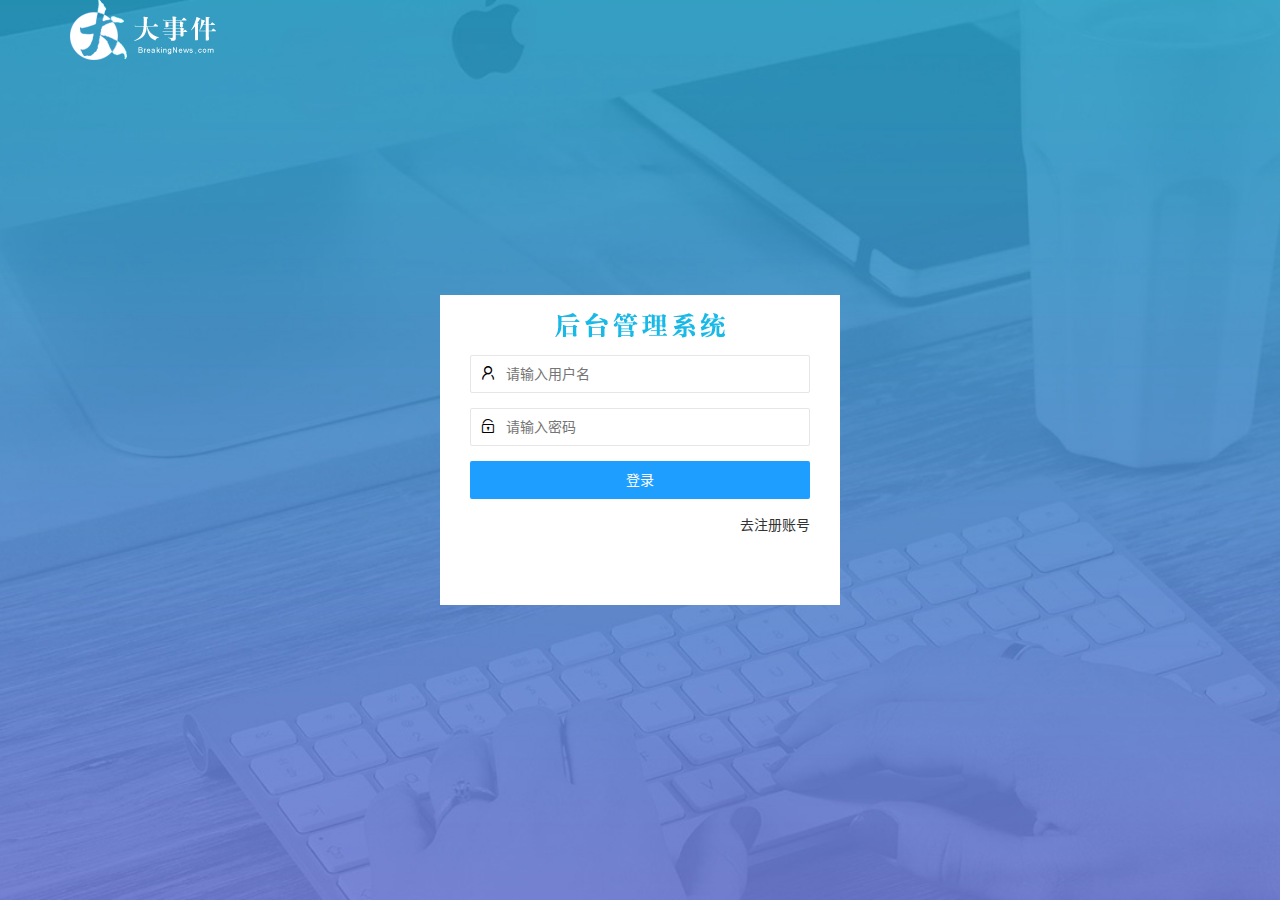
<file: login.html>
<!DOCTYPE html>
<html lang="zh-CN">

<head>
    <meta charset="UTF-8">
    <meta http-equiv="X-UA-Compatible" content="IE=edge">
    <meta name="viewport" content="width=device-width, initial-scale=1.0">
    <title>Document</title>
    <!-- 导入layui样式 -->
    <link rel="stylesheet" href="/assets/lib/layui/css/layui.css">
    <!-- 导入自己的样式 -->
    <link rel="stylesheet" href="/assets/css/login.css">
</head>

<body>
    <!-- 头部logo -->
    <div class="layui-main">
        <img src="/assets/images/logo.png" alt="">
    </div>
    <!-- 登录区域 -->
    <div class="loginAndRegBox">
        <!-- 登录logo -->
        <div class="title-box"></div>
        <!-- 登录页面 -->
        <div class="login-box">
            <form class="layui-form" id="form_login" action="">
                <!-- 用户名 -->
                <div class="layui-form-item">
                    <i class="layui-icon layui-icon-username"></i>
                    <input type="text" name="username" required lay-verify="required" placeholder="请输入用户名"
                        autocomplete="off" class="layui-input">
                </div>
                <!-- 密码 -->
                <div class="layui-form-item">
                    <i class="layui-icon layui-icon-password"></i>
                    <input type="text" name="password" required lay-verify="required|pwd" placeholder="请输入密码"
                        autocomplete="off" class="layui-input">
                </div>
                <!-- 登录按钮 -->
                <div class="layui-form-item">
                    <!-- 必须有lay-submit -->
                    <button class="layui-btn layui-btn-fluid layui-btn-normal" lay-submit>登录</button>
                </div>
                <div class="layui-form-item links">
                    <a id="link_reg" href="javascript:;">去注册账号</a>
                </div>
            </form>
        </div>
        <!-- 注册页面 -->
        <div class="reg-box" style="display: none;">
            <form class="layui-form" id="form_reg" action="">
                <!-- 用户名 -->
                <div class="layui-form-item">
                    <i class="layui-icon layui-icon-username"></i>
                    <input type="text" name="username" required lay-verify="required" placeholder="请输入用户名"
                        autocomplete="off" class="layui-input">
                </div>
                <!-- 密码 -->
                <div class="layui-form-item">
                    <i class="layui-icon layui-icon-password"></i>
                    <input type="text" name="password" required lay-verify="required|pwd" placeholder="请输入密码"
                        autocomplete="off" class="layui-input">
                </div>
                <!-- 确认密码 -->
                <div class="layui-form-item">
                    <i class="layui-icon layui-icon-password"></i>
                    <input type="text" name="repassword" required lay-verify="required|pwd|repwd" placeholder="再次确认密码"
                        autocomplete="off" class="layui-input">
                </div>
                <!-- 注册按钮 -->
                <div class="layui-form-item">
                    <!-- 必须有lay-submit -->
                    <button class="layui-btn layui-btn-fluid layui-btn-normal" lay-submit>注册</button>
                </div>
                <div class="layui-form-item links">
                    <a id="link_login" href="javascript:;">去登录</a>
                </div>
            </form>
        </div>
    </div>




    <!-- jQuery -->
    <script src="/assets/lib/jquery.js"></script>
    <!-- layui -->
    <script src="/assets/lib/layui/layui.all.js"></script>
    <!-- 自己的 -->
    <script src="/assets/js/login.js"></script>
</body>

</html>
</file>
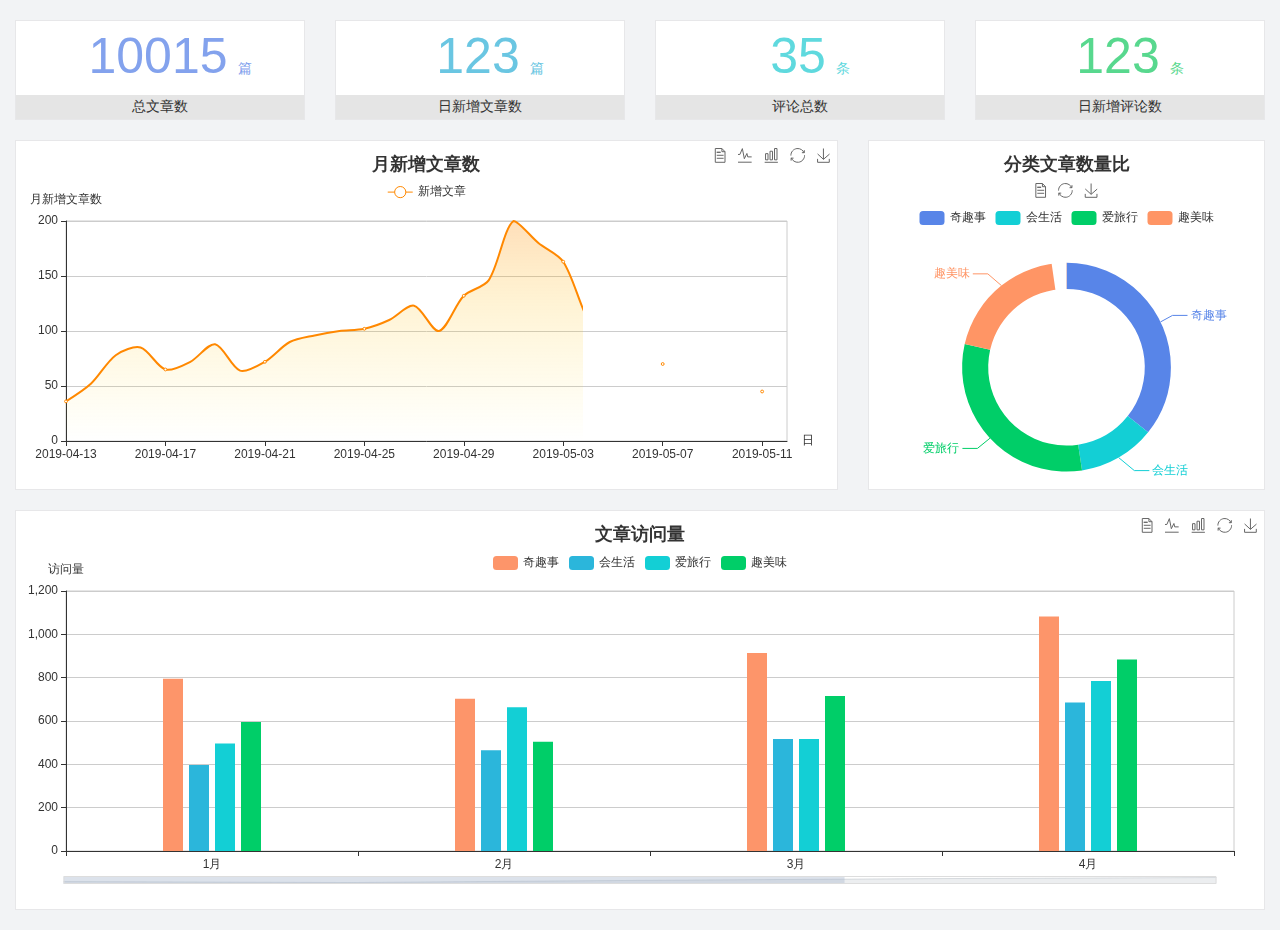
<file: home/dashboard.html>
<!DOCTYPE html>
<html lang="en">

<head>
  <meta charset="UTF-8">
  <meta name="viewport" content="width=device-width, initial-scale=1.0">
  <meta http-equiv="X-UA-Compatible" content="ie=edge">
  <title>图表统计</title>
  <link rel="stylesheet" href="../assets/lib/bootstrap.css" />
  <link rel="stylesheet" href="../assets/lib/main.css" />
  <script src="../assets/lib/jquery.js"></script>
  <script type="text/javascript" src="../assets/lib/echarts.min.js"></script>
</head>

<body>
  <div class="container-fluid">
    <div class="row spannel_list">
      <div class="col-sm-3 col-xs-6">
        <div class="spannel">
          <em>10015</em><span>篇</span>
          <b>总文章数</b>
        </div>
      </div>
      <div class="col-sm-3 col-xs-6">
        <div class="spannel scolor01">
          <em>123</em><span>篇</span>
          <b>日新增文章数</b>
        </div>
      </div>
      <div class="col-sm-3 col-xs-6">
        <div class="spannel scolor02">
          <em>35</em><span>条</span>
          <b>评论总数</b>
        </div>
      </div>
      <div class="col-sm-3 col-xs-6">
        <div class="spannel scolor03">
          <em>123</em><span>条</span>
          <b>日新增评论数</b>
        </div>
      </div>
    </div>
  </div>

  <div class="container-fluid">
    <div class="row curve-pie">
      <div class="col-lg-8 col-md-8">
        <div class="gragh_pannel" id="curve_show"></div>
      </div>
      <div class="col-lg-4 col-md-4">
        <div class="gragh_pannel" id="pie_show"></div>
      </div>
    </div>
  </div>

  <div class="container-fluid">
    <div class="column_pannel" id="column_show"></div>
  </div>

  <script>
    var oChart = echarts.init(document.getElementById('curve_show'));
    var aList_all = [
      { 'count': 36, 'date': '2019-04-13' },
      { 'count': 52, 'date': '2019-04-14' },
      { 'count': 78, 'date': '2019-04-15' },
      { 'count': 85, 'date': '2019-04-16' },
      { 'count': 65, 'date': '2019-04-17' },
      { 'count': 72, 'date': '2019-04-18' },
      { 'count': 88, 'date': '2019-04-19' },
      { 'count': 64, 'date': '2019-04-20' },
      { 'count': 72, 'date': '2019-04-21' },
      { 'count': 90, 'date': '2019-04-22' },
      { 'count': 96, 'date': '2019-04-23' },
      { 'count': 100, 'date': '2019-04-24' },
      { 'count': 102, 'date': '2019-04-25' },
      { 'count': 110, 'date': '2019-04-26' },
      { 'count': 123, 'date': '2019-04-27' },
      { 'count': 100, 'date': '2019-04-28' },
      { 'count': 132, 'date': '2019-04-29' },
      { 'count': 146, 'date': '2019-04-30' },
      { 'count': 200, 'date': '2019-05-01' },
      { 'count': 180, 'date': '2019-05-02' },
      { 'count': 163, 'date': '2019-05-03' },
      { 'count': 110, 'date': '2019-05-04' },
      { 'count': 80, 'date': '2019-05-05' },
      { 'count': 82, 'date': '2019-05-06' },
      { 'count': 70, 'date': '2019-05-07' },
      { 'count': 65, 'date': '2019-05-08' },
      { 'count': 54, 'date': '2019-05-09' },
      { 'count': 40, 'date': '2019-05-10' },
      { 'count': 45, 'date': '2019-05-11' },
      { 'count': 38, 'date': '2019-05-12' },
    ];

    let aCount = [];
    let aDate = [];

    for (var i = 0; i < aList_all.length; i++) {
      aCount.push(aList_all[i].count);
      aDate.push(aList_all[i].date);
    }

    var chartopt = {
      title: {
        text: '月新增文章数',
        left: 'center',
        top: '10'
      },
      tooltip: {
        trigger: 'axis'
      },
      legend: {
        data: ['新增文章'],
        top: '40'
      },
      toolbox: {
        show: true,
        feature: {
          mark: { show: true },
          dataView: { show: true, readOnly: false },
          magicType: { show: true, type: ['line', 'bar'] },
          restore: { show: true },
          saveAsImage: { show: true }
        }
      },
      calculable: true,
      xAxis: [
        {
          name: '日',
          type: 'category',
          boundaryGap: false,
          data: aDate
        }
      ],
      yAxis: [
        {
          name: '月新增文章数',
          type: 'value'
        }
      ],
      series: [
        {
          name: '新增文章',
          type: 'line',
          smooth: true,
          itemStyle: { normal: { areaStyle: { type: 'default' }, color: '#f80' }, lineStyle: { color: '#f80' } },
          data: aCount
        }],
      areaStyle: {
        normal: {
          color: new echarts.graphic.LinearGradient(0, 0, 0, 1, [{
            offset: 0,
            color: 'rgba(255,136,0,0.39)'
          }, {
            offset: .34,
            color: 'rgba(255,180,0,0.25)'
          }, {
            offset: 1,
            color: 'rgba(255,222,0,0.00)'
          }])

        }
      },
      grid: {
        show: true,
        x: 50,
        x2: 50,
        y: 80,
        height: 220
      }
    };

    oChart.setOption(chartopt);


    var oPie = echarts.init(document.getElementById('pie_show'));
    var oPieopt =
    {
      title: {
        top: 10,
        text: '分类文章数量比',
        x: 'center'
      },
      tooltip: {
        trigger: 'item',
        formatter: "{a} <br/>{b} : {c} ({d}%)"
      },
      color: ['#5885e8', '#13cfd5', '#00ce68', '#ff9565'],
      legend: {
        x: 'center',
        top: 65,
        data: ['奇趣事', '会生活', '爱旅行', '趣美味']
      },
      toolbox: {
        show: true,
        x: 'center',
        top: 35,
        feature: {
          mark: { show: true },
          dataView: { show: true, readOnly: false },
          magicType: {
            show: true,
            type: ['pie', 'funnel'],
            option: {
              funnel: {
                x: '25%',
                width: '50%',
                funnelAlign: 'left',
                max: 1548
              }
            }
          },
          restore: { show: true },
          saveAsImage: { show: true }
        }
      },
      calculable: true,
      series: [
        {
          name: '访问来源',
          type: 'pie',
          radius: ['45%', '60%'],
          center: ['50%', '65%'],
          data: [
            { value: 300, name: '奇趣事' },
            { value: 100, name: '会生活' },
            { value: 260, name: '爱旅行' },
            { value: 180, name: '趣美味' }
          ]
        }
      ]
    };
    oPie.setOption(oPieopt);



    var oColumn = this.echarts.init(document.getElementById('column_show'));
    var oColumnopt =
    {
      title: {
        text: '文章访问量',
        left: 'center',
        top: '10'
      },
      tooltip: {
        trigger: 'axis'
      },
      legend: {
        data: ['奇趣事', '会生活', '爱旅行', '趣美味'],
        top: '40'
      },
      toolbox: {
        show: true,
        feature: {
          mark: { show: true },
          dataView: { show: true, readOnly: false },
          magicType: { show: true, type: ['line', 'bar'] },
          restore: { show: true },
          saveAsImage: { show: true }
        }
      },
      calculable: true,
      xAxis: [
        {
          type: 'category',
          data: ['1月', '2月', '3月', '4月', '5月']
        }
      ],
      yAxis: [
        {
          name: '访问量',
          type: 'value'
        }
      ],
      series: [
        {
          name: '奇趣事',
          type: 'bar',
          barWidth: 20,
          itemStyle: {
            normal: { areaStyle: { type: 'default' }, color: '#fd956a' }
          },
          data: [800, 708, 920, 1090, 1200]
        },
        {
          name: '会生活',
          type: 'bar',
          barWidth: 20,
          itemStyle: {
            normal: { areaStyle: { type: 'default' }, color: '#2bb6db' }
          },
          data: [400, 468, 520, 690, 800]
        },
        {
          name: '爱旅行',
          type: 'bar',
          barWidth: 20,
          itemStyle: {
            normal: { areaStyle: { type: 'default' }, color: '#13cfd5' }
          },
          data: [500, 668, 520, 790, 900]
        },
        {
          name: '趣美味',
          type: 'bar',
          barWidth: 20,
          itemStyle: {
            normal: { areaStyle: { type: 'default' }, color: '#00ce68' }
          },
          data: [600, 508, 720, 890, 1000]
        }
      ],
      grid: {
        show: true,
        x: 50,
        x2: 30,
        y: 80,
        height: 260
      },
      dataZoom: [//给x轴设置滚动条
        {
          start: 0,//默认为0
          end: 100 - 1000 / 31,//默认为100
          type: 'slider',
          show: true,
          xAxisIndex: [0],
          handleSize: 0,//滑动条的 左右2个滑动条的大小
          height: 8,//组件高度
          left: 45, //左边的距离
          right: 50,//右边的距离
          bottom: 26,//右边的距离
          handleColor: '#ddd',//h滑动图标的颜色
          handleStyle: {
            borderColor: "#cacaca",
            borderWidth: "1",
            shadowBlur: 2,
            background: "#ddd",
            shadowColor: "#ddd",
          }
        }]
    };
    oColumn.setOption(oColumnopt);
  </script>
</body>

</html>
</file>
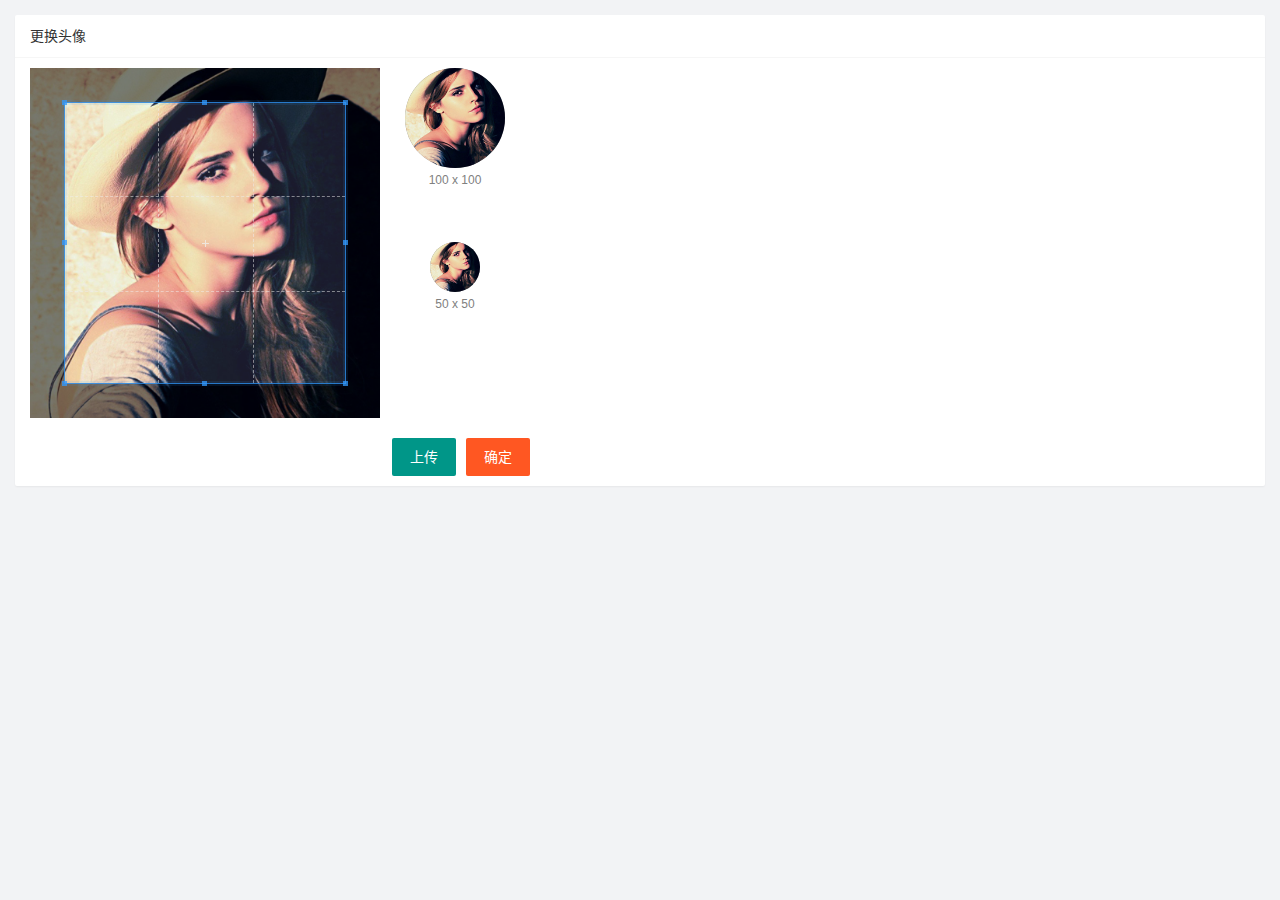
<file: user/user_avatar.html>
<!DOCTYPE html>
<html lang="zh-CN">

<head>
    <meta charset="UTF-8">
    <meta http-equiv="X-UA-Compatible" content="IE=edge">
    <meta name="viewport" content="width=device-width, initial-scale=1.0">
    <title>Document</title>
    <link rel="stylesheet" href="/assets/lib/layui/css/layui.css">
    <link rel="stylesheet" href="/assets/lib/cropper/cropper.css">
    <link rel="stylesheet" href="/assets/css/user/user_avatar.css">
</head>

<body>
    <!-- 修改头像面板 -->
    <div class="layui-card">
        <div class="layui-card-header">更换头像</div>
        <div class="layui-card-body">
            <!-- 第一行的图片裁剪和预览区域 -->
            <div class="row1">
                <!-- 图片裁剪区域 -->
                <div class="cropper-box">
                    <!-- 这个 img 标签很重要，将来会把它初始化为裁剪区域 -->
                    <img id="image" src="/assets/images/sample.jpg" />
                </div>
                <!-- 图片的预览区域 -->
                <div class="preview-box">
                    <div>
                        <!-- 宽高为 100px 的预览区域 -->
                        <div class="img-preview w100"></div>
                        <p class="size">100 x 100</p>
                    </div>
                    <div>
                        <!-- 宽高为 50px 的预览区域 -->
                        <div class="img-preview w50"></div>
                        <p class="size">50 x 50</p>
                    </div>
                </div>
            </div>

            <!-- 第二行的按钮区域 -->
            <div class="row2">
                <!-- 点击button触发input -->
                <!-- accept属性控制上传类型 -->
                <input type="file" id="file" style="display: none;">
                <button id="btnChooseImg" type="button" class="layui-btn">上传</button>
                <button id="btnUpload" type="button" class="layui-btn layui-btn-danger">确定</button>
            </div>
        </div>
    </div>









    <script src="/assets/lib/jquery.js"></script>
    <!-- jQuery下面 -->
    <script src="/assets/lib/cropper/Cropper.js"></script>
    <script src="/assets/lib/cropper/jquery-cropper.js"></script>
    <script src="/assets/lib/layui/layui.all.js"></script>
    <script src="/assets/js/baseAPI.js"></script>
    <script src="/assets/js/user/user_avatar.js"></script>
</body>

</html>
</file>
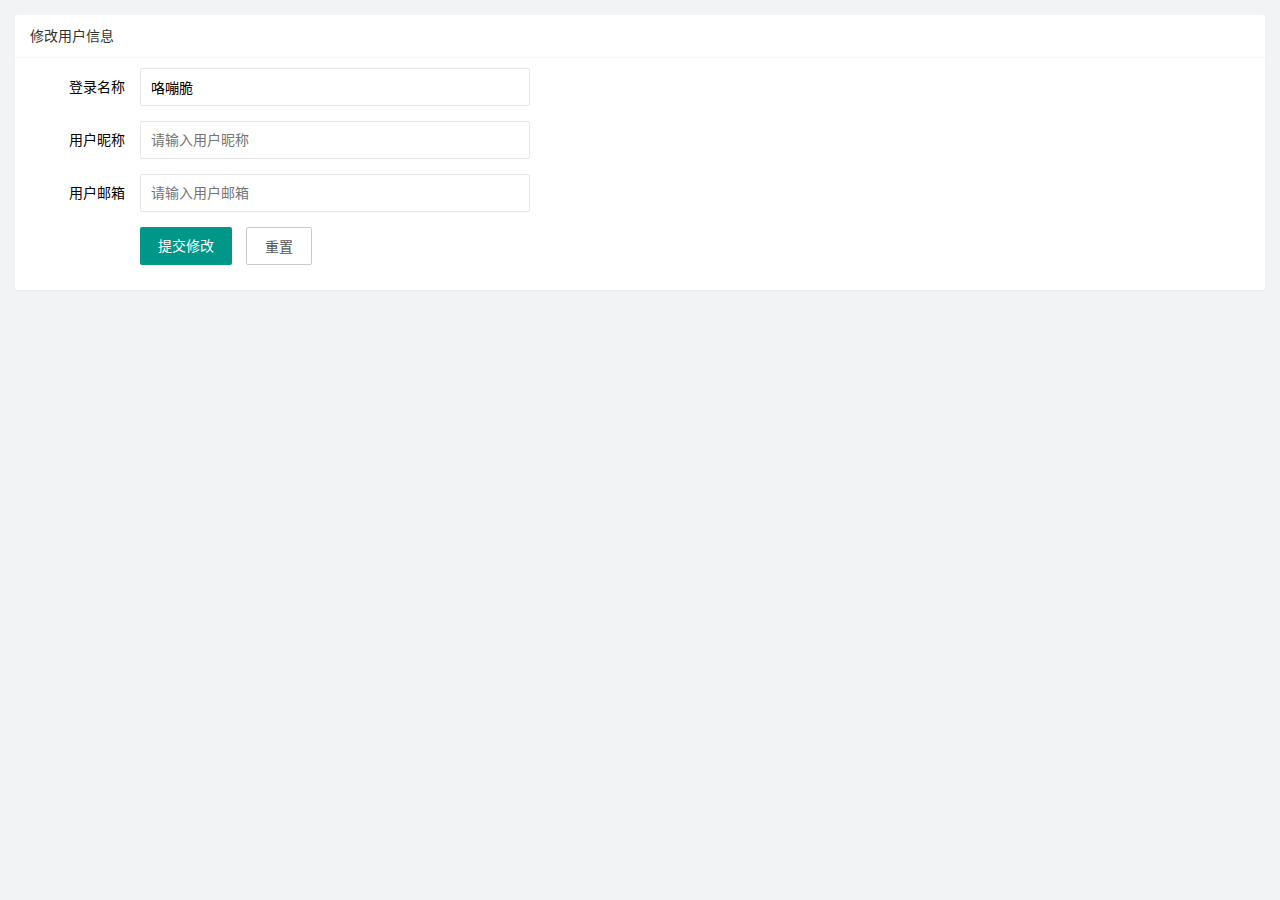
<file: user/user_info.html>
<!DOCTYPE html>
<html lang="zh-CN">

<head>
    <meta charset="UTF-8">
    <meta http-equiv="X-UA-Compatible" content="IE=edge">
    <meta name="viewport" content="width=device-width, initial-scale=1.0">
    <title>Document</title>
    <link rel="stylesheet" href="/assets/lib/layui/css/layui.css">
    <link rel="stylesheet" href="/assets/css/user/user_info.css">
</head>

<body>

    <div class="layui-card">
        <div class="layui-card-header">修改用户信息</div>
        <div class="layui-card-body">
            <form id="formUserInfo" class="layui-form" action="" lay-filter="formUserInfo">
                <input type="hidden" name="id">
                <div class="layui-form-item">
                    <label class="layui-form-label">登录名称</label>
                    <div class="layui-input-block">
                        <input value="咯嘣脆" type="text" name="username" required lay-verify="required"
                            placeholder="请输入登录名称" autocomplete="off" class="layui-input">
                    </div>
                </div>
                <div class="layui-form-item">
                    <label class="layui-form-label">用户昵称</label>
                    <div class="layui-input-block">
                        <input type="text" name="nickname" required lay-verify="required|nickname" placeholder="请输入用户昵称"
                            autocomplete="off" class="layui-input">
                    </div>
                </div>
                <div class="layui-form-item">
                    <label class="layui-form-label">用户邮箱</label>
                    <div class="layui-input-block">
                        <input type="text" name="email" required lay-verify="required|email" placeholder="请输入用户邮箱"
                            autocomplete="off" class="layui-input">
                    </div>
                </div>
                <div class="layui-form-item">
                    <div class="layui-input-block">
                        <button class="layui-btn" lay-submit lay-filter="formDemo">提交修改</button>
                        <button type="reset" id="btnReset" class="layui-btn layui-btn-primary">重置</button>
                    </div>
                </div>
            </form>
        </div>
    </div>




    <script src="/assets/lib/jquery.js"></script>
    <script src="/assets/lib/layui/layui.all.js"></script>
    <script src="/assets/js/baseAPI.js"></script>
    <script src="/assets/js/user/user_info.js"></script>


</body>

</html>
</file>
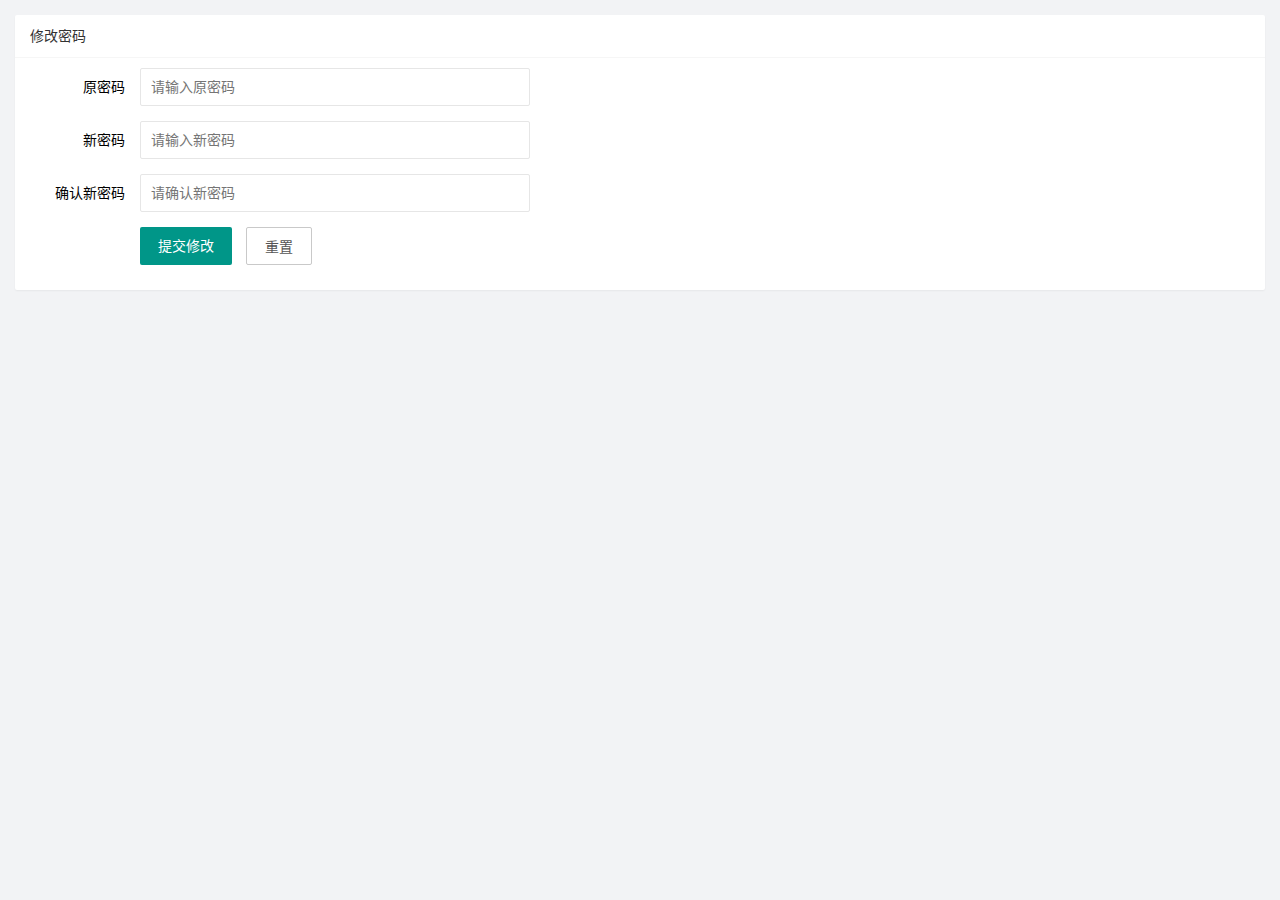
<file: user/user_pwd.html>
<!DOCTYPE html>
<html lang="zh-CN">

<head>
    <meta charset="UTF-8">
    <meta http-equiv="X-UA-Compatible" content="IE=edge">
    <meta name="viewport" content="width=device-width, initial-scale=1.0">
    <title>Document</title>
    <link rel="stylesheet" href="/assets/lib/layui/css/layui.css">
    <link rel="stylesheet" href="/assets/css/user/user_pwd.css">
</head>

<body>
    <!-- 修改密码 -->
    <div class="layui-card">
        <div class="layui-card-header">修改密码</div>
        <div class="layui-card-body">
            <!-- 添加form表单 -->
            <form id="formPwd" class="layui-form" action="" lay-filter="formUserInfo">
                <input type="hidden" name="id">
                <!-- 1 -->
                <div class="layui-form-item">
                    <label class="layui-form-label">原密码</label>
                    <div class="layui-input-block">
                        <input type="text" name="oldPwd" required lay-verify="required|pwd" placeholder="请输入原密码"
                            autocomplete="off" class="layui-input">
                    </div>
                </div>
                <!-- 2 -->
                <div class="layui-form-item">
                    <label class="layui-form-label">新密码</label>
                    <div class="layui-input-block">
                        <input type="text" name="newPwd" required lay-verify="required|pwd|samePwd" placeholder="请输入新密码"
                            autocomplete="off" class="layui-input">
                    </div>
                </div>
                <!-- 3 -->
                <div class="layui-form-item">
                    <label class="layui-form-label">确认新密码</label>
                    <div class="layui-input-block">
                        <input type="text" name="rePwd" required lay-verify="required|pwd|rePwd" placeholder="请确认新密码"
                            autocomplete="off" class="layui-input">
                    </div>
                </div>
                <!-- 提交 -->
                <div class="layui-form-item">
                    <div class="layui-input-block">
                        <button class="layui-btn" lay-submit lay-filter="formDemo">提交修改</button>
                        <button id="btnReset" type="reset" class="layui-btn layui-btn-primary">重置</button>
                    </div>
                </div>
            </form>
        </div>
    </div>









    <script src="/assets/lib/jquery.js"></script>
    <script src="/assets/lib/layui/layui.all.js"></script>
    <script src="/assets/js/baseAPI.js"></script>
    <script src="/assets/js/user/user_pwd.js"></script>
</body>

</html>
</file>
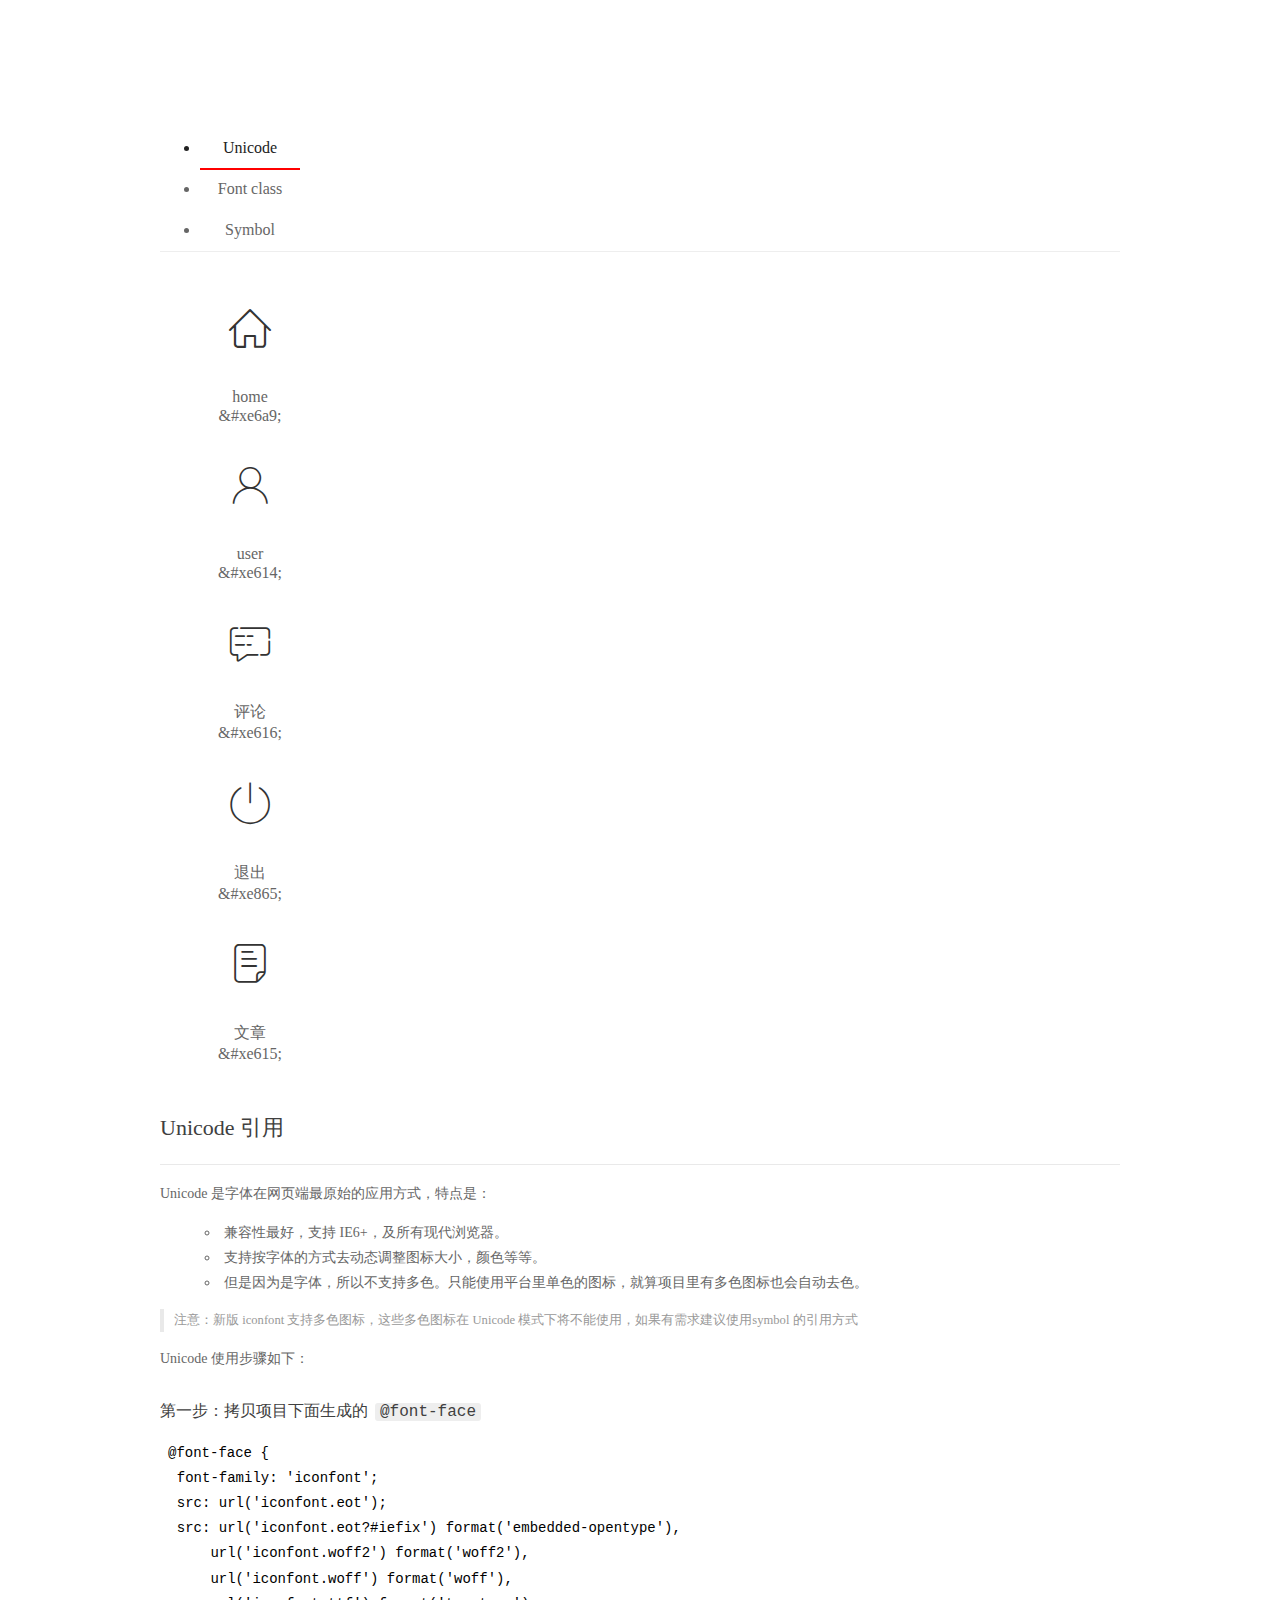
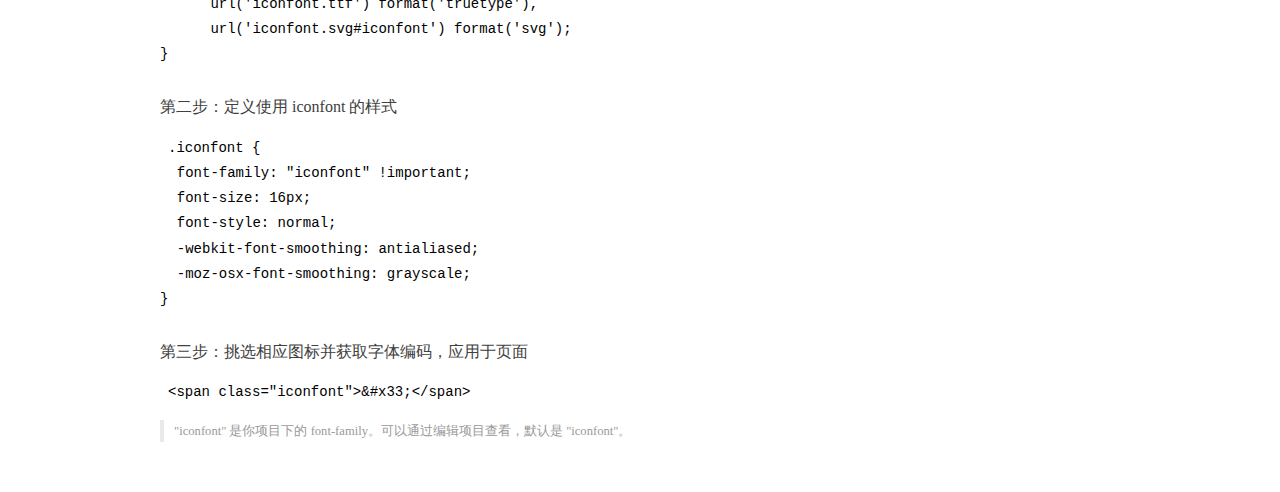
<file: assets/fonts/demo_index.html>
<!DOCTYPE html>
<html>
<head>
  <meta charset="utf-8"/>
  <title>IconFont Demo</title>
  <link rel="shortcut icon" href="https://gtms04.alicdn.com/tps/i4/TB1_oz6GVXXXXaFXpXXJDFnIXXX-64-64.ico" type="image/x-icon"/>
  <link rel="stylesheet" href="https://g.alicdn.com/thx/cube/1.3.2/cube.min.css">
  <link rel="stylesheet" href="demo.css">
  <link rel="stylesheet" href="iconfont.css">
  <script src="iconfont.js"></script>
  <!-- jQuery -->
  <script src="https://a1.alicdn.com/oss/uploads/2018/12/26/7bfddb60-08e8-11e9-9b04-53e73bb6408b.js"></script>
  <!-- 代码高亮 -->
  <script src="https://a1.alicdn.com/oss/uploads/2018/12/26/a3f714d0-08e6-11e9-8a15-ebf944d7534c.js"></script>
</head>
<body>
  <div class="main">
    <h1 class="logo"><a href="https://www.iconfont.cn/" title="iconfont 首页" target="_blank">&#xe86b;</a></h1>
    <div class="nav-tabs">
      <ul id="tabs" class="dib-box">
        <li class="dib active"><span>Unicode</span></li>
        <li class="dib"><span>Font class</span></li>
        <li class="dib"><span>Symbol</span></li>
      </ul>
      
    </div>
    <div class="tab-container">
      <div class="content unicode" style="display: block;">
          <ul class="icon_lists dib-box">
          
            <li class="dib">
              <span class="icon iconfont">&#xe6a9;</span>
                <div class="name">home</div>
                <div class="code-name">&amp;#xe6a9;</div>
              </li>
          
            <li class="dib">
              <span class="icon iconfont">&#xe614;</span>
                <div class="name">user</div>
                <div class="code-name">&amp;#xe614;</div>
              </li>
          
            <li class="dib">
              <span class="icon iconfont">&#xe616;</span>
                <div class="name">评论</div>
                <div class="code-name">&amp;#xe616;</div>
              </li>
          
            <li class="dib">
              <span class="icon iconfont">&#xe865;</span>
                <div class="name">退出</div>
                <div class="code-name">&amp;#xe865;</div>
              </li>
          
            <li class="dib">
              <span class="icon iconfont">&#xe615;</span>
                <div class="name">文章</div>
                <div class="code-name">&amp;#xe615;</div>
              </li>
          
          </ul>
          <div class="article markdown">
          <h2 id="unicode-">Unicode 引用</h2>
          <hr>

          <p>Unicode 是字体在网页端最原始的应用方式，特点是：</p>
          <ul>
            <li>兼容性最好，支持 IE6+，及所有现代浏览器。</li>
            <li>支持按字体的方式去动态调整图标大小，颜色等等。</li>
            <li>但是因为是字体，所以不支持多色。只能使用平台里单色的图标，就算项目里有多色图标也会自动去色。</li>
          </ul>
          <blockquote>
            <p>注意：新版 iconfont 支持多色图标，这些多色图标在 Unicode 模式下将不能使用，如果有需求建议使用symbol 的引用方式</p>
          </blockquote>
          <p>Unicode 使用步骤如下：</p>
          <h3 id="-font-face">第一步：拷贝项目下面生成的 <code>@font-face</code></h3>
<pre><code class="language-css"
>@font-face {
  font-family: 'iconfont';
  src: url('iconfont.eot');
  src: url('iconfont.eot?#iefix') format('embedded-opentype'),
      url('iconfont.woff2') format('woff2'),
      url('iconfont.woff') format('woff'),
      url('iconfont.ttf') format('truetype'),
      url('iconfont.svg#iconfont') format('svg');
}
</code></pre>
          <h3 id="-iconfont-">第二步：定义使用 iconfont 的样式</h3>
<pre><code class="language-css"
>.iconfont {
  font-family: "iconfont" !important;
  font-size: 16px;
  font-style: normal;
  -webkit-font-smoothing: antialiased;
  -moz-osx-font-smoothing: grayscale;
}
</code></pre>
          <h3 id="-">第三步：挑选相应图标并获取字体编码，应用于页面</h3>
<pre>
<code class="language-html"
>&lt;span class="iconfont"&gt;&amp;#x33;&lt;/span&gt;
</code></pre>
          <blockquote>
            <p>"iconfont" 是你项目下的 font-family。可以通过编辑项目查看，默认是 "iconfont"。</p>
          </blockquote>
          </div>
      </div>
      <div class="content font-class">
        <ul class="icon_lists dib-box">
          
          <li class="dib">
            <span class="icon iconfont icon-home"></span>
            <div class="name">
              home
            </div>
            <div class="code-name">.icon-home
            </div>
          </li>
          
          <li class="dib">
            <span class="icon iconfont icon-user"></span>
            <div class="name">
              user
            </div>
            <div class="code-name">.icon-user
            </div>
          </li>
          
          <li class="dib">
            <span class="icon iconfont icon-pinglun"></span>
            <div class="name">
              评论
            </div>
            <div class="code-name">.icon-pinglun
            </div>
          </li>
          
          <li class="dib">
            <span class="icon iconfont icon-tuichu"></span>
            <div class="name">
              退出
            </div>
            <div class="code-name">.icon-tuichu
            </div>
          </li>
          
          <li class="dib">
            <span class="icon iconfont icon-16"></span>
            <div class="name">
              文章
            </div>
            <div class="code-name">.icon-16
            </div>
          </li>
          
        </ul>
        <div class="article markdown">
        <h2 id="font-class-">font-class 引用</h2>
        <hr>

        <p>font-class 是 Unicode 使用方式的一种变种，主要是解决 Unicode 书写不直观，语意不明确的问题。</p>
        <p>与 Unicode 使用方式相比，具有如下特点：</p>
        <ul>
          <li>兼容性良好，支持 IE8+，及所有现代浏览器。</li>
          <li>相比于 Unicode 语意明确，书写更直观。可以很容易分辨这个 icon 是什么。</li>
          <li>因为使用 class 来定义图标，所以当要替换图标时，只需要修改 class 里面的 Unicode 引用。</li>
          <li>不过因为本质上还是使用的字体，所以多色图标还是不支持的。</li>
        </ul>
        <p>使用步骤如下：</p>
        <h3 id="-fontclass-">第一步：引入项目下面生成的 fontclass 代码：</h3>
<pre><code class="language-html">&lt;link rel="stylesheet" href="./iconfont.css"&gt;
</code></pre>
        <h3 id="-">第二步：挑选相应图标并获取类名，应用于页面：</h3>
<pre><code class="language-html">&lt;span class="iconfont icon-xxx"&gt;&lt;/span&gt;
</code></pre>
        <blockquote>
          <p>"
            iconfont" 是你项目下的 font-family。可以通过编辑项目查看，默认是 "iconfont"。</p>
        </blockquote>
      </div>
      </div>
      <div class="content symbol">
          <ul class="icon_lists dib-box">
          
            <li class="dib">
                <svg class="icon svg-icon" aria-hidden="true">
                  <use xlink:href="#icon-home"></use>
                </svg>
                <div class="name">home</div>
                <div class="code-name">#icon-home</div>
            </li>
          
            <li class="dib">
                <svg class="icon svg-icon" aria-hidden="true">
                  <use xlink:href="#icon-user"></use>
                </svg>
                <div class="name">user</div>
                <div class="code-name">#icon-user</div>
            </li>
          
            <li class="dib">
                <svg class="icon svg-icon" aria-hidden="true">
                  <use xlink:href="#icon-pinglun"></use>
                </svg>
                <div class="name">评论</div>
                <div class="code-name">#icon-pinglun</div>
            </li>
          
            <li class="dib">
                <svg class="icon svg-icon" aria-hidden="true">
                  <use xlink:href="#icon-tuichu"></use>
                </svg>
                <div class="name">退出</div>
                <div class="code-name">#icon-tuichu</div>
            </li>
          
            <li class="dib">
                <svg class="icon svg-icon" aria-hidden="true">
                  <use xlink:href="#icon-16"></use>
                </svg>
                <div class="name">文章</div>
                <div class="code-name">#icon-16</div>
            </li>
          
          </ul>
          <div class="article markdown">
          <h2 id="symbol-">Symbol 引用</h2>
          <hr>

          <p>这是一种全新的使用方式，应该说这才是未来的主流，也是平台目前推荐的用法。相关介绍可以参考这篇<a href="">文章</a>
            这种用法其实是做了一个 SVG 的集合，与另外两种相比具有如下特点：</p>
          <ul>
            <li>支持多色图标了，不再受单色限制。</li>
            <li>通过一些技巧，支持像字体那样，通过 <code>font-size</code>, <code>color</code> 来调整样式。</li>
            <li>兼容性较差，支持 IE9+，及现代浏览器。</li>
            <li>浏览器渲染 SVG 的性能一般，还不如 png。</li>
          </ul>
          <p>使用步骤如下：</p>
          <h3 id="-symbol-">第一步：引入项目下面生成的 symbol 代码：</h3>
<pre><code class="language-html">&lt;script src="./iconfont.js"&gt;&lt;/script&gt;
</code></pre>
          <h3 id="-css-">第二步：加入通用 CSS 代码（引入一次就行）：</h3>
<pre><code class="language-html">&lt;style&gt;
.icon {
  width: 1em;
  height: 1em;
  vertical-align: -0.15em;
  fill: currentColor;
  overflow: hidden;
}
&lt;/style&gt;
</code></pre>
          <h3 id="-">第三步：挑选相应图标并获取类名，应用于页面：</h3>
<pre><code class="language-html">&lt;svg class="icon" aria-hidden="true"&gt;
  &lt;use xlink:href="#icon-xxx"&gt;&lt;/use&gt;
&lt;/svg&gt;
</code></pre>
          </div>
      </div>

    </div>
  </div>
  <script>
  $(document).ready(function () {
      $('.tab-container .content:first').show()

      $('#tabs li').click(function (e) {
        var tabContent = $('.tab-container .content')
        var index = $(this).index()

        if ($(this).hasClass('active')) {
          return
        } else {
          $('#tabs li').removeClass('active')
          $(this).addClass('active')

          tabContent.hide().eq(index).fadeIn()
        }
      })
    })
  </script>
</body>
</html>
</file>
<file: assets/lib/layui/css/layui.css>
/** layui-v2.5.5 MIT License By https://www.layui.com */
 .layui-inline,img{display:inline-block;vertical-align:middle}h1,h2,h3,h4,h5,h6{font-weight:400}.layui-edge,.layui-header,.layui-inline,.layui-main{position:relative}.layui-body,.layui-edge,.layui-elip{overflow:hidden}.layui-btn,.layui-edge,.layui-inline,img{vertical-align:middle}.layui-btn,.layui-disabled,.layui-icon,.layui-unselect{-moz-user-select:none;-webkit-user-select:none;-ms-user-select:none}.layui-elip,.layui-form-checkbox span,.layui-form-pane .layui-form-label{text-overflow:ellipsis;white-space:nowrap}.layui-breadcrumb,.layui-tree-btnGroup{visibility:hidden}blockquote,body,button,dd,div,dl,dt,form,h1,h2,h3,h4,h5,h6,input,li,ol,p,pre,td,textarea,th,ul{margin:0;padding:0;-webkit-tap-highlight-color:rgba(0,0,0,0)}a:active,a:hover{outline:0}img{border:none}li{list-style:none}table{border-collapse:collapse;border-spacing:0}h4,h5,h6{font-size:100%}button,input,optgroup,option,select,textarea{font-family:inherit;font-size:inherit;font-style:inherit;font-weight:inherit;outline:0}pre{white-space:pre-wrap;white-space:-moz-pre-wrap;white-space:-pre-wrap;white-space:-o-pre-wrap;word-wrap:break-word}body{line-height:24px;font:14px Helvetica Neue,Helvetica,PingFang SC,Tahoma,Arial,sans-serif}hr{height:1px;margin:10px 0;border:0;clear:both}a{color:#333;text-decoration:none}a:hover{color:#777}a cite{font-style:normal;*cursor:pointer}.layui-border-box,.layui-border-box *{box-sizing:border-box}.layui-box,.layui-box *{box-sizing:content-box}.layui-clear{clear:both;*zoom:1}.layui-clear:after{content:'\20';clear:both;*zoom:1;display:block;height:0}.layui-inline{*display:inline;*zoom:1}.layui-edge{display:inline-block;width:0;height:0;border-width:6px;border-style:dashed;border-color:transparent}.layui-edge-top{top:-4px;border-bottom-color:#999;border-bottom-style:solid}.layui-edge-right{border-left-color:#999;border-left-style:solid}.layui-edge-bottom{top:2px;border-top-color:#999;border-top-style:solid}.layui-edge-left{border-right-color:#999;border-right-style:solid}.layui-disabled,.layui-disabled:hover{color:#d2d2d2!important;cursor:not-allowed!important}.layui-circle{border-radius:100%}.layui-show{display:block!important}.layui-hide{display:none!important}@font-face{font-family:layui-icon;src:url(../font/iconfont.eot?v=250);src:url(../font/iconfont.eot?v=250#iefix) format('embedded-opentype'),url(../font/iconfont.woff2?v=250) format('woff2'),url(../font/iconfont.woff?v=250) format('woff'),url(../font/iconfont.ttf?v=250) format('truetype'),url(../font/iconfont.svg?v=250#layui-icon) format('svg')}.layui-icon{font-family:layui-icon!important;font-size:16px;font-style:normal;-webkit-font-smoothing:antialiased;-moz-osx-font-smoothing:grayscale}.layui-icon-reply-fill:before{content:"\e611"}.layui-icon-set-fill:before{content:"\e614"}.layui-icon-menu-fill:before{content:"\e60f"}.layui-icon-search:before{content:"\e615"}.layui-icon-share:before{content:"\e641"}.layui-icon-set-sm:before{content:"\e620"}.layui-icon-engine:before{content:"\e628"}.layui-icon-close:before{content:"\1006"}.layui-icon-close-fill:before{content:"\1007"}.layui-icon-chart-screen:before{content:"\e629"}.layui-icon-star:before{content:"\e600"}.layui-icon-circle-dot:before{content:"\e617"}.layui-icon-chat:before{content:"\e606"}.layui-icon-release:before{content:"\e609"}.layui-icon-list:before{content:"\e60a"}.layui-icon-chart:before{content:"\e62c"}.layui-icon-ok-circle:before{content:"\1005"}.layui-icon-layim-theme:before{content:"\e61b"}.layui-icon-table:before{content:"\e62d"}.layui-icon-right:before{content:"\e602"}.layui-icon-left:before{content:"\e603"}.layui-icon-cart-simple:before{content:"\e698"}.layui-icon-face-cry:before{content:"\e69c"}.layui-icon-face-smile:before{content:"\e6af"}.layui-icon-survey:before{content:"\e6b2"}.layui-icon-tree:before{content:"\e62e"}.layui-icon-upload-circle:before{content:"\e62f"}.layui-icon-add-circle:before{content:"\e61f"}.layui-icon-download-circle:before{content:"\e601"}.layui-icon-templeate-1:before{content:"\e630"}.layui-icon-util:before{content:"\e631"}.layui-icon-face-surprised:before{content:"\e664"}.layui-icon-edit:before{content:"\e642"}.layui-icon-speaker:before{content:"\e645"}.layui-icon-down:before{content:"\e61a"}.layui-icon-file:before{content:"\e621"}.layui-icon-layouts:before{content:"\e632"}.layui-icon-rate-half:before{content:"\e6c9"}.layui-icon-add-circle-fine:before{content:"\e608"}.layui-icon-prev-circle:before{content:"\e633"}.layui-icon-read:before{content:"\e705"}.layui-icon-404:before{content:"\e61c"}.layui-icon-carousel:before{content:"\e634"}.layui-icon-help:before{content:"\e607"}.layui-icon-code-circle:before{content:"\e635"}.layui-icon-water:before{content:"\e636"}.layui-icon-username:before{content:"\e66f"}.layui-icon-find-fill:before{content:"\e670"}.layui-icon-about:before{content:"\e60b"}.layui-icon-location:before{content:"\e715"}.layui-icon-up:before{content:"\e619"}.layui-icon-pause:before{content:"\e651"}.layui-icon-date:before{content:"\e637"}.layui-icon-layim-uploadfile:before{content:"\e61d"}.layui-icon-delete:before{content:"\e640"}.layui-icon-play:before{content:"\e652"}.layui-icon-top:before{content:"\e604"}.layui-icon-friends:before{content:"\e612"}.layui-icon-refresh-3:before{content:"\e9aa"}.layui-icon-ok:before{content:"\e605"}.layui-icon-layer:before{content:"\e638"}.layui-icon-face-smile-fine:before{content:"\e60c"}.layui-icon-dollar:before{content:"\e659"}.layui-icon-group:before{content:"\e613"}.layui-icon-layim-download:before{content:"\e61e"}.layui-icon-picture-fine:before{content:"\e60d"}.layui-icon-link:before{content:"\e64c"}.layui-icon-diamond:before{content:"\e735"}.layui-icon-log:before{content:"\e60e"}.layui-icon-rate-solid:before{content:"\e67a"}.layui-icon-fonts-del:before{content:"\e64f"}.layui-icon-unlink:before{content:"\e64d"}.layui-icon-fonts-clear:before{content:"\e639"}.layui-icon-triangle-r:before{content:"\e623"}.layui-icon-circle:before{content:"\e63f"}.layui-icon-radio:before{content:"\e643"}.layui-icon-align-center:before{content:"\e647"}.layui-icon-align-right:before{content:"\e648"}.layui-icon-align-left:before{content:"\e649"}.layui-icon-loading-1:before{content:"\e63e"}.layui-icon-return:before{content:"\e65c"}.layui-icon-fonts-strong:before{content:"\e62b"}.layui-icon-upload:before{content:"\e67c"}.layui-icon-dialogue:before{content:"\e63a"}.layui-icon-video:before{content:"\e6ed"}.layui-icon-headset:before{content:"\e6fc"}.layui-icon-cellphone-fine:before{content:"\e63b"}.layui-icon-add-1:before{content:"\e654"}.layui-icon-face-smile-b:before{content:"\e650"}.layui-icon-fonts-html:before{content:"\e64b"}.layui-icon-form:before{content:"\e63c"}.layui-icon-cart:before{content:"\e657"}.layui-icon-camera-fill:before{content:"\e65d"}.layui-icon-tabs:before{content:"\e62a"}.layui-icon-fonts-code:before{content:"\e64e"}.layui-icon-fire:before{content:"\e756"}.layui-icon-set:before{content:"\e716"}.layui-icon-fonts-u:before{content:"\e646"}.layui-icon-triangle-d:before{content:"\e625"}.layui-icon-tips:before{content:"\e702"}.layui-icon-picture:before{content:"\e64a"}.layui-icon-more-vertical:before{content:"\e671"}.layui-icon-flag:before{content:"\e66c"}.layui-icon-loading:before{content:"\e63d"}.layui-icon-fonts-i:before{content:"\e644"}.layui-icon-refresh-1:before{content:"\e666"}.layui-icon-rmb:before{content:"\e65e"}.layui-icon-home:before{content:"\e68e"}.layui-icon-user:before{content:"\e770"}.layui-icon-notice:before{content:"\e667"}.layui-icon-login-weibo:before{content:"\e675"}.layui-icon-voice:before{content:"\e688"}.layui-icon-upload-drag:before{content:"\e681"}.layui-icon-login-qq:before{content:"\e676"}.layui-icon-snowflake:before{content:"\e6b1"}.layui-icon-file-b:before{content:"\e655"}.layui-icon-template:before{content:"\e663"}.layui-icon-auz:before{content:"\e672"}.layui-icon-console:before{content:"\e665"}.layui-icon-app:before{content:"\e653"}.layui-icon-prev:before{content:"\e65a"}.layui-icon-website:before{content:"\e7ae"}.layui-icon-next:before{content:"\e65b"}.layui-icon-component:before{content:"\e857"}.layui-icon-more:before{content:"\e65f"}.layui-icon-login-wechat:before{content:"\e677"}.layui-icon-shrink-right:before{content:"\e668"}.layui-icon-spread-left:before{content:"\e66b"}.layui-icon-camera:before{content:"\e660"}.layui-icon-note:before{content:"\e66e"}.layui-icon-refresh:before{content:"\e669"}.layui-icon-female:before{content:"\e661"}.layui-icon-male:before{content:"\e662"}.layui-icon-password:before{content:"\e673"}.layui-icon-senior:before{content:"\e674"}.layui-icon-theme:before{content:"\e66a"}.layui-icon-tread:before{content:"\e6c5"}.layui-icon-praise:before{content:"\e6c6"}.layui-icon-star-fill:before{content:"\e658"}.layui-icon-rate:before{content:"\e67b"}.layui-icon-template-1:before{content:"\e656"}.layui-icon-vercode:before{content:"\e679"}.layui-icon-cellphone:before{content:"\e678"}.layui-icon-screen-full:before{content:"\e622"}.layui-icon-screen-restore:before{content:"\e758"}.layui-icon-cols:before{content:"\e610"}.layui-icon-export:before{content:"\e67d"}.layui-icon-print:before{content:"\e66d"}.layui-icon-slider:before{content:"\e714"}.layui-icon-addition:before{content:"\e624"}.layui-icon-subtraction:before{content:"\e67e"}.layui-icon-service:before{content:"\e626"}.layui-icon-transfer:before{content:"\e691"}.layui-main{width:1140px;margin:0 auto}.layui-header{z-index:1000;height:60px}.layui-header a:hover{transition:all .5s;-webkit-transition:all .5s}.layui-side{position:fixed;left:0;top:0;bottom:0;z-index:999;width:200px;overflow-x:hidden}.layui-side-scroll{position:relative;width:220px;height:100%;overflow-x:hidden}.layui-body{position:absolute;left:200px;right:0;top:0;bottom:0;z-index:998;width:auto;overflow-y:auto;box-sizing:border-box}.layui-layout-body{overflow:hidden}.layui-layout-admin .layui-header{background-color:#23262E}.layui-layout-admin .layui-side{top:60px;width:200px;overflow-x:hidden}.layui-layout-admin .layui-body{position:fixed;top:60px;bottom:44px}.layui-layout-admin .layui-main{width:auto;margin:0 15px}.layui-layout-admin .layui-footer{position:fixed;left:200px;right:0;bottom:0;height:44px;line-height:44px;padding:0 15px;background-color:#eee}.layui-layout-admin .layui-logo{position:absolute;left:0;top:0;width:200px;height:100%;line-height:60px;text-align:center;color:#009688;font-size:16px}.layui-layout-admin .layui-header .layui-nav{background:0 0}.layui-layout-left{position:absolute!important;left:200px;top:0}.layui-layout-right{position:absolute!important;right:0;top:0}.layui-container{position:relative;margin:0 auto;padding:0 15px;box-sizing:border-box}.layui-fluid{position:relative;margin:0 auto;padding:0 15px}.layui-row:after,.layui-row:before{content:'';display:block;clear:both}.layui-col-lg1,.layui-col-lg10,.layui-col-lg11,.layui-col-lg12,.layui-col-lg2,.layui-col-lg3,.layui-col-lg4,.layui-col-lg5,.layui-col-lg6,.layui-col-lg7,.layui-col-lg8,.layui-col-lg9,.layui-col-md1,.layui-col-md10,.layui-col-md11,.layui-col-md12,.layui-col-md2,.layui-col-md3,.layui-col-md4,.layui-col-md5,.layui-col-md6,.layui-col-md7,.layui-col-md8,.layui-col-md9,.layui-col-sm1,.layui-col-sm10,.layui-col-sm11,.layui-col-sm12,.layui-col-sm2,.layui-col-sm3,.layui-col-sm4,.layui-col-sm5,.layui-col-sm6,.layui-col-sm7,.layui-col-sm8,.layui-col-sm9,.layui-col-xs1,.layui-col-xs10,.layui-col-xs11,.layui-col-xs12,.layui-col-xs2,.layui-col-xs3,.layui-col-xs4,.layui-col-xs5,.layui-col-xs6,.layui-col-xs7,.layui-col-xs8,.layui-col-xs9{position:relative;display:block;box-sizing:border-box}.layui-col-xs1,.layui-col-xs10,.layui-col-xs11,.layui-col-xs12,.layui-col-xs2,.layui-col-xs3,.layui-col-xs4,.layui-col-xs5,.layui-col-xs6,.layui-col-xs7,.layui-col-xs8,.layui-col-xs9{float:left}.layui-col-xs1{width:8.33333333%}.layui-col-xs2{width:16.66666667%}.layui-col-xs3{width:25%}.layui-col-xs4{width:33.33333333%}.layui-col-xs5{width:41.66666667%}.layui-col-xs6{width:50%}.layui-col-xs7{width:58.33333333%}.layui-col-xs8{width:66.66666667%}.layui-col-xs9{width:75%}.layui-col-xs10{width:83.33333333%}.layui-col-xs11{width:91.66666667%}.layui-col-xs12{width:100%}.layui-col-xs-offset1{margin-left:8.33333333%}.layui-col-xs-offset2{margin-left:16.66666667%}.layui-col-xs-offset3{margin-left:25%}.layui-col-xs-offset4{margin-left:33.33333333%}.layui-col-xs-offset5{margin-left:41.66666667%}.layui-col-xs-offset6{margin-left:50%}.layui-col-xs-offset7{margin-left:58.33333333%}.layui-col-xs-offset8{margin-left:66.66666667%}.layui-col-xs-offset9{margin-left:75%}.layui-col-xs-offset10{margin-left:83.33333333%}.layui-col-xs-offset11{margin-left:91.66666667%}.layui-col-xs-offset12{margin-left:100%}@media screen and (max-width:768px){.layui-hide-xs{display:none!important}.layui-show-xs-block{display:block!important}.layui-show-xs-inline{display:inline!important}.layui-show-xs-inline-block{display:inline-block!important}}@media screen and (min-width:768px){.layui-container{width:750px}.layui-hide-sm{display:none!important}.layui-show-sm-block{display:block!important}.layui-show-sm-inline{display:inline!important}.layui-show-sm-inline-block{display:inline-block!important}.layui-col-sm1,.layui-col-sm10,.layui-col-sm11,.layui-col-sm12,.layui-col-sm2,.layui-col-sm3,.layui-col-sm4,.layui-col-sm5,.layui-col-sm6,.layui-col-sm7,.layui-col-sm8,.layui-col-sm9{float:left}.layui-col-sm1{width:8.33333333%}.layui-col-sm2{width:16.66666667%}.layui-col-sm3{width:25%}.layui-col-sm4{width:33.33333333%}.layui-col-sm5{width:41.66666667%}.layui-col-sm6{width:50%}.layui-col-sm7{width:58.33333333%}.layui-col-sm8{width:66.66666667%}.layui-col-sm9{width:75%}.layui-col-sm10{width:83.33333333%}.layui-col-sm11{width:91.66666667%}.layui-col-sm12{width:100%}.layui-col-sm-offset1{margin-left:8.33333333%}.layui-col-sm-offset2{margin-left:16.66666667%}.layui-col-sm-offset3{margin-left:25%}.layui-col-sm-offset4{margin-left:33.33333333%}.layui-col-sm-offset5{margin-left:41.66666667%}.layui-col-sm-offset6{margin-left:50%}.layui-col-sm-offset7{margin-left:58.33333333%}.layui-col-sm-offset8{margin-left:66.66666667%}.layui-col-sm-offset9{margin-left:75%}.layui-col-sm-offset10{margin-left:83.33333333%}.layui-col-sm-offset11{margin-left:91.66666667%}.layui-col-sm-offset12{margin-left:100%}}@media screen and (min-width:992px){.layui-container{width:970px}.layui-hide-md{display:none!important}.layui-show-md-block{display:block!important}.layui-show-md-inline{display:inline!important}.layui-show-md-inline-block{display:inline-block!important}.layui-col-md1,.layui-col-md10,.layui-col-md11,.layui-col-md12,.layui-col-md2,.layui-col-md3,.layui-col-md4,.layui-col-md5,.layui-col-md6,.layui-col-md7,.layui-col-md8,.layui-col-md9{float:left}.layui-col-md1{width:8.33333333%}.layui-col-md2{width:16.66666667%}.layui-col-md3{width:25%}.layui-col-md4{width:33.33333333%}.layui-col-md5{width:41.66666667%}.layui-col-md6{width:50%}.layui-col-md7{width:58.33333333%}.layui-col-md8{width:66.66666667%}.layui-col-md9{width:75%}.layui-col-md10{width:83.33333333%}.layui-col-md11{width:91.66666667%}.layui-col-md12{width:100%}.layui-col-md-offset1{margin-left:8.33333333%}.layui-col-md-offset2{margin-left:16.66666667%}.layui-col-md-offset3{margin-left:25%}.layui-col-md-offset4{margin-left:33.33333333%}.layui-col-md-offset5{margin-left:41.66666667%}.layui-col-md-offset6{margin-left:50%}.layui-col-md-offset7{margin-left:58.33333333%}.layui-col-md-offset8{margin-left:66.66666667%}.layui-col-md-offset9{margin-left:75%}.layui-col-md-offset10{margin-left:83.33333333%}.layui-col-md-offset11{margin-left:91.66666667%}.layui-col-md-offset12{margin-left:100%}}@media screen and (min-width:1200px){.layui-container{width:1170px}.layui-hide-lg{display:none!important}.layui-show-lg-block{display:block!important}.layui-show-lg-inline{display:inline!important}.layui-show-lg-inline-block{display:inline-block!important}.layui-col-lg1,.layui-col-lg10,.layui-col-lg11,.layui-col-lg12,.layui-col-lg2,.layui-col-lg3,.layui-col-lg4,.layui-col-lg5,.layui-col-lg6,.layui-col-lg7,.layui-col-lg8,.layui-col-lg9{float:left}.layui-col-lg1{width:8.33333333%}.layui-col-lg2{width:16.66666667%}.layui-col-lg3{width:25%}.layui-col-lg4{width:33.33333333%}.layui-col-lg5{width:41.66666667%}.layui-col-lg6{width:50%}.layui-col-lg7{width:58.33333333%}.layui-col-lg8{width:66.66666667%}.layui-col-lg9{width:75%}.layui-col-lg10{width:83.33333333%}.layui-col-lg11{width:91.66666667%}.layui-col-lg12{width:100%}.layui-col-lg-offset1{margin-left:8.33333333%}.layui-col-lg-offset2{margin-left:16.66666667%}.layui-col-lg-offset3{margin-left:25%}.layui-col-lg-offset4{margin-left:33.33333333%}.layui-col-lg-offset5{margin-left:41.66666667%}.layui-col-lg-offset6{margin-left:50%}.layui-col-lg-offset7{margin-left:58.33333333%}.layui-col-lg-offset8{margin-left:66.66666667%}.layui-col-lg-offset9{margin-left:75%}.layui-col-lg-offset10{margin-left:83.33333333%}.layui-col-lg-offset11{margin-left:91.66666667%}.layui-col-lg-offset12{margin-left:100%}}.layui-col-space1{margin:-.5px}.layui-col-space1>*{padding:.5px}.layui-col-space3{margin:-1.5px}.layui-col-space3>*{padding:1.5px}.layui-col-space5{margin:-2.5px}.layui-col-space5>*{padding:2.5px}.layui-col-space8{margin:-3.5px}.layui-col-space8>*{padding:3.5px}.layui-col-space10{margin:-5px}.layui-col-space10>*{padding:5px}.layui-col-space12{margin:-6px}.layui-col-space12>*{padding:6px}.layui-col-space15{margin:-7.5px}.layui-col-space15>*{padding:7.5px}.layui-col-space18{margin:-9px}.layui-col-space18>*{padding:9px}.layui-col-space20{margin:-10px}.layui-col-space20>*{padding:10px}.layui-col-space22{margin:-11px}.layui-col-space22>*{padding:11px}.layui-col-space25{margin:-12.5px}.layui-col-space25>*{padding:12.5px}.layui-col-space30{margin:-15px}.layui-col-space30>*{padding:15px}.layui-btn,.layui-input,.layui-select,.layui-textarea,.layui-upload-button{outline:0;-webkit-appearance:none;transition:all .3s;-webkit-transition:all .3s;box-sizing:border-box}.layui-elem-quote{margin-bottom:10px;padding:15px;line-height:22px;border-left:5px solid #009688;border-radius:0 2px 2px 0;background-color:#f2f2f2}.layui-quote-nm{border-style:solid;border-width:1px 1px 1px 5px;background:0 0}.layui-elem-field{margin-bottom:10px;padding:0;border-width:1px;border-style:solid}.layui-elem-field legend{margin-left:20px;padding:0 10px;font-size:20px;font-weight:300}.layui-field-title{margin:10px 0 20px;border-width:1px 0 0}.layui-field-box{padding:10px 15px}.layui-field-title .layui-field-box{padding:10px 0}.layui-progress{position:relative;height:6px;border-radius:20px;background-color:#e2e2e2}.layui-progress-bar{position:absolute;left:0;top:0;width:0;max-width:100%;height:6px;border-radius:20px;text-align:right;background-color:#5FB878;transition:all .3s;-webkit-transition:all .3s}.layui-progress-big,.layui-progress-big .layui-progress-bar{height:18px;line-height:18px}.layui-progress-text{position:relative;top:-20px;line-height:18px;font-size:12px;color:#666}.layui-progress-big .layui-progress-text{position:static;padding:0 10px;color:#fff}.layui-collapse{border-width:1px;border-style:solid;border-radius:2px}.layui-colla-content,.layui-colla-item{border-top-width:1px;border-top-style:solid}.layui-colla-item:first-child{border-top:none}.layui-colla-title{position:relative;height:42px;line-height:42px;padding:0 15px 0 35px;color:#333;background-color:#f2f2f2;cursor:pointer;font-size:14px;overflow:hidden}.layui-colla-content{display:none;padding:10px 15px;line-height:22px;color:#666}.layui-colla-icon{position:absolute;left:15px;top:0;font-size:14px}.layui-card{margin-bottom:15px;border-radius:2px;background-color:#fff;box-shadow:0 1px 2px 0 rgba(0,0,0,.05)}.layui-card:last-child{margin-bottom:0}.layui-card-header{position:relative;height:42px;line-height:42px;padding:0 15px;border-bottom:1px solid #f6f6f6;color:#333;border-radius:2px 2px 0 0;font-size:14px}.layui-bg-black,.layui-bg-blue,.layui-bg-cyan,.layui-bg-green,.layui-bg-orange,.layui-bg-red{color:#fff!important}.layui-card-body{position:relative;padding:10px 15px;line-height:24px}.layui-card-body[pad15]{padding:15px}.layui-card-body[pad20]{padding:20px}.layui-card-body .layui-table{margin:5px 0}.layui-card .layui-tab{margin:0}.layui-panel-window{position:relative;padding:15px;border-radius:0;border-top:5px solid #E6E6E6;background-color:#fff}.layui-auxiliar-moving{position:fixed;left:0;right:0;top:0;bottom:0;width:100%;height:100%;background:0 0;z-index:9999999999}.layui-form-label,.layui-form-mid,.layui-form-select,.layui-input-block,.layui-input-inline,.layui-textarea{position:relative}.layui-bg-red{background-color:#FF5722!important}.layui-bg-orange{background-color:#FFB800!important}.layui-bg-green{background-color:#009688!important}.layui-bg-cyan{background-color:#2F4056!important}.layui-bg-blue{background-color:#1E9FFF!important}.layui-bg-black{background-color:#393D49!important}.layui-bg-gray{background-color:#eee!important;color:#666!important}.layui-badge-rim,.layui-colla-content,.layui-colla-item,.layui-collapse,.layui-elem-field,.layui-form-pane .layui-form-item[pane],.layui-form-pane .layui-form-label,.layui-input,.layui-layedit,.layui-layedit-tool,.layui-quote-nm,.layui-select,.layui-tab-bar,.layui-tab-card,.layui-tab-title,.layui-tab-title .layui-this:after,.layui-textarea{border-color:#e6e6e6}.layui-timeline-item:before,hr{background-color:#e6e6e6}.layui-text{line-height:22px;font-size:14px;color:#666}.layui-text h1,.layui-text h2,.layui-text h3{font-weight:500;color:#333}.layui-text h1{font-size:30px}.layui-text h2{font-size:24px}.layui-text h3{font-size:18px}.layui-text a:not(.layui-btn){color:#01AAED}.layui-text a:not(.layui-btn):hover{text-decoration:underline}.layui-text ul{padding:5px 0 5px 15px}.layui-text ul li{margin-top:5px;list-style-type:disc}.layui-text em,.layui-word-aux{color:#999!important;padding:0 5px!important}.layui-btn{display:inline-block;height:38px;line-height:38px;padding:0 18px;background-color:#009688;color:#fff;white-space:nowrap;text-align:center;font-size:14px;border:none;border-radius:2px;cursor:pointer}.layui-btn:hover{opacity:.8;filter:alpha(opacity=80);color:#fff}.layui-btn:active{opacity:1;filter:alpha(opacity=100)}.layui-btn+.layui-btn{margin-left:10px}.layui-btn-container{font-size:0}.layui-btn-container .layui-btn{margin-right:10px;margin-bottom:10px}.layui-btn-container .layui-btn+.layui-btn{margin-left:0}.layui-table .layui-btn-container .layui-btn{margin-bottom:9px}.layui-btn-radius{border-radius:100px}.layui-btn .layui-icon{margin-right:3px;font-size:18px;vertical-align:bottom;vertical-align:middle\9}.layui-btn-primary{border:1px solid #C9C9C9;background-color:#fff;color:#555}.layui-btn-primary:hover{border-color:#009688;color:#333}.layui-btn-normal{background-color:#1E9FFF}.layui-btn-warm{background-color:#FFB800}.layui-btn-danger{background-color:#FF5722}.layui-btn-checked{background-color:#5FB878}.layui-btn-disabled,.layui-btn-disabled:active,.layui-btn-disabled:hover{border:1px solid #e6e6e6;background-color:#FBFBFB;color:#C9C9C9;cursor:not-allowed;opacity:1}.layui-btn-lg{height:44px;line-height:44px;padding:0 25px;font-size:16px}.layui-btn-sm{height:30px;line-height:30px;padding:0 10px;font-size:12px}.layui-btn-sm i{font-size:16px!important}.layui-btn-xs{height:22px;line-height:22px;padding:0 5px;font-size:12px}.layui-btn-xs i{font-size:14px!important}.layui-btn-group{display:inline-block;vertical-align:middle;font-size:0}.layui-btn-group .layui-btn{margin-left:0!important;margin-right:0!important;border-left:1px solid rgba(255,255,255,.5);border-radius:0}.layui-btn-group .layui-btn-primary{border-left:none}.layui-btn-group .layui-btn-primary:hover{border-color:#C9C9C9;color:#009688}.layui-btn-group .layui-btn:first-child{border-left:none;border-radius:2px 0 0 2px}.layui-btn-group .layui-btn-primary:first-child{border-left:1px solid #c9c9c9}.layui-btn-group .layui-btn:last-child{border-radius:0 2px 2px 0}.layui-btn-group .layui-btn+.layui-btn{margin-left:0}.layui-btn-group+.layui-btn-group{margin-left:10px}.layui-btn-fluid{width:100%}.layui-input,.layui-select,.layui-textarea{height:38px;line-height:1.3;line-height:38px\9;border-width:1px;border-style:solid;background-color:#fff;border-radius:2px}.layui-input::-webkit-input-placeholder,.layui-select::-webkit-input-placeholder,.layui-textarea::-webkit-input-placeholder{line-height:1.3}.layui-input,.layui-textarea{display:block;width:100%;padding-left:10px}.layui-input:hover,.layui-textarea:hover{border-color:#D2D2D2!important}.layui-input:focus,.layui-textarea:focus{border-color:#C9C9C9!important}.layui-textarea{min-height:100px;height:auto;line-height:20px;padding:6px 10px;resize:vertical}.layui-select{padding:0 10px}.layui-form input[type=checkbox],.layui-form input[type=radio],.layui-form select{display:none}.layui-form [lay-ignore]{display:initial}.layui-form-item{margin-bottom:15px;clear:both;*zoom:1}.layui-form-item:after{content:'\20';clear:both;*zoom:1;display:block;height:0}.layui-form-label{float:left;display:block;padding:9px 15px;width:80px;font-weight:400;line-height:20px;text-align:right}.layui-form-label-col{display:block;float:none;padding:9px 0;line-height:20px;text-align:left}.layui-form-item .layui-inline{margin-bottom:5px;margin-right:10px}.layui-input-block{margin-left:110px;min-height:36px}.layui-input-inline{display:inline-block;vertical-align:middle}.layui-form-item .layui-input-inline{float:left;width:190px;margin-right:10px}.layui-form-text .layui-input-inline{width:auto}.layui-form-mid{float:left;display:block;padding:9px 0!important;line-height:20px;margin-right:10px}.layui-form-danger+.layui-form-select .layui-input,.layui-form-danger:focus{border-color:#FF5722!important}.layui-form-select .layui-input{padding-right:30px;cursor:pointer}.layui-form-select .layui-edge{position:absolute;right:10px;top:50%;margin-top:-3px;cursor:pointer;border-width:6px;border-top-color:#c2c2c2;border-top-style:solid;transition:all .3s;-webkit-transition:all .3s}.layui-form-select dl{display:none;position:absolute;left:0;top:42px;padding:5px 0;z-index:899;min-width:100%;border:1px solid #d2d2d2;max-height:300px;overflow-y:auto;background-color:#fff;border-radius:2px;box-shadow:0 2px 4px rgba(0,0,0,.12);box-sizing:border-box}.layui-form-select dl dd,.layui-form-select dl dt{padding:0 10px;line-height:36px;white-space:nowrap;overflow:hidden;text-overflow:ellipsis}.layui-form-select dl dt{font-size:12px;color:#999}.layui-form-select dl dd{cursor:pointer}.layui-form-select dl dd:hover{background-color:#f2f2f2;-webkit-transition:.5s all;transition:.5s all}.layui-form-select .layui-select-group dd{padding-left:20px}.layui-form-select dl dd.layui-select-tips{padding-left:10px!important;color:#999}.layui-form-select dl dd.layui-this{background-color:#5FB878;color:#fff}.layui-form-checkbox,.layui-form-select dl dd.layui-disabled{background-color:#fff}.layui-form-selected dl{display:block}.layui-form-checkbox,.layui-form-checkbox *,.layui-form-switch{display:inline-block;vertical-align:middle}.layui-form-selected .layui-edge{margin-top:-9px;-webkit-transform:rotate(180deg);transform:rotate(180deg);margin-top:-3px\9}:root .layui-form-selected .layui-edge{margin-top:-9px\0/IE9}.layui-form-selectup dl{top:auto;bottom:42px}.layui-select-none{margin:5px 0;text-align:center;color:#999}.layui-select-disabled .layui-disabled{border-color:#eee!important}.layui-select-disabled .layui-edge{border-top-color:#d2d2d2}.layui-form-checkbox{position:relative;height:30px;line-height:30px;margin-right:10px;padding-right:30px;cursor:pointer;font-size:0;-webkit-transition:.1s linear;transition:.1s linear;box-sizing:border-box}.layui-form-checkbox span{padding:0 10px;height:100%;font-size:14px;border-radius:2px 0 0 2px;background-color:#d2d2d2;color:#fff;overflow:hidden}.layui-form-checkbox:hover span{background-color:#c2c2c2}.layui-form-checkbox i{position:absolute;right:0;top:0;width:30px;height:28px;border:1px solid #d2d2d2;border-left:none;border-radius:0 2px 2px 0;color:#fff;font-size:20px;text-align:center}.layui-form-checkbox:hover i{border-color:#c2c2c2;color:#c2c2c2}.layui-form-checked,.layui-form-checked:hover{border-color:#5FB878}.layui-form-checked span,.layui-form-checked:hover span{background-color:#5FB878}.layui-form-checked i,.layui-form-checked:hover i{color:#5FB878}.layui-form-item .layui-form-checkbox{margin-top:4px}.layui-form-checkbox[lay-skin=primary]{height:auto!important;line-height:normal!important;min-width:18px;min-height:18px;border:none!important;margin-right:0;padding-left:28px;padding-right:0;background:0 0}.layui-form-checkbox[lay-skin=primary] span{padding-left:0;padding-right:15px;line-height:18px;background:0 0;color:#666}.layui-form-checkbox[lay-skin=primary] i{right:auto;left:0;width:16px;height:16px;line-height:16px;border:1px solid #d2d2d2;font-size:12px;border-radius:2px;background-color:#fff;-webkit-transition:.1s linear;transition:.1s linear}.layui-form-checkbox[lay-skin=primary]:hover i{border-color:#5FB878;color:#fff}.layui-form-checked[lay-skin=primary] i{border-color:#5FB878!important;background-color:#5FB878;color:#fff}.layui-checkbox-disbaled[lay-skin=primary] span{background:0 0!important;color:#c2c2c2}.layui-checkbox-disbaled[lay-skin=primary]:hover i{border-color:#d2d2d2}.layui-form-item .layui-form-checkbox[lay-skin=primary]{margin-top:10px}.layui-form-switch{position:relative;height:22px;line-height:22px;min-width:35px;padding:0 5px;margin-top:8px;border:1px solid #d2d2d2;border-radius:20px;cursor:pointer;background-color:#fff;-webkit-transition:.1s linear;transition:.1s linear}.layui-form-switch i{position:absolute;left:5px;top:3px;width:16px;height:16px;border-radius:20px;background-color:#d2d2d2;-webkit-transition:.1s linear;transition:.1s linear}.layui-form-switch em{position:relative;top:0;width:25px;margin-left:21px;padding:0!important;text-align:center!important;color:#999!important;font-style:normal!important;font-size:12px}.layui-form-onswitch{border-color:#5FB878;background-color:#5FB878}.layui-checkbox-disbaled,.layui-checkbox-disbaled i{border-color:#e2e2e2!important}.layui-form-onswitch i{left:100%;margin-left:-21px;background-color:#fff}.layui-form-onswitch em{margin-left:5px;margin-right:21px;color:#fff!important}.layui-checkbox-disbaled span{background-color:#e2e2e2!important}.layui-checkbox-disbaled:hover i{color:#fff!important}[lay-radio]{display:none}.layui-form-radio,.layui-form-radio *{display:inline-block;vertical-align:middle}.layui-form-radio{line-height:28px;margin:6px 10px 0 0;padding-right:10px;cursor:pointer;font-size:0}.layui-form-radio *{font-size:14px}.layui-form-radio>i{margin-right:8px;font-size:22px;color:#c2c2c2}.layui-form-radio>i:hover,.layui-form-radioed>i{color:#5FB878}.layui-radio-disbaled>i{color:#e2e2e2!important}.layui-form-pane .layui-form-label{width:110px;padding:8px 15px;height:38px;line-height:20px;border-width:1px;border-style:solid;border-radius:2px 0 0 2px;text-align:center;background-color:#FBFBFB;overflow:hidden;box-sizing:border-box}.layui-form-pane .layui-input-inline{margin-left:-1px}.layui-form-pane .layui-input-block{margin-left:110px;left:-1px}.layui-form-pane .layui-input{border-radius:0 2px 2px 0}.layui-form-pane .layui-form-text .layui-form-label{float:none;width:100%;border-radius:2px;box-sizing:border-box;text-align:left}.layui-form-pane .layui-form-text .layui-input-inline{display:block;margin:0;top:-1px;clear:both}.layui-form-pane .layui-form-text .layui-input-block{margin:0;left:0;top:-1px}.layui-form-pane .layui-form-text .layui-textarea{min-height:100px;border-radius:0 0 2px 2px}.layui-form-pane .layui-form-checkbox{margin:4px 0 4px 10px}.layui-form-pane .layui-form-radio,.layui-form-pane .layui-form-switch{margin-top:6px;margin-left:10px}.layui-form-pane .layui-form-item[pane]{position:relative;border-width:1px;border-style:solid}.layui-form-pane .layui-form-item[pane] .layui-form-label{position:absolute;left:0;top:0;height:100%;border-width:0 1px 0 0}.layui-form-pane .layui-form-item[pane] .layui-input-inline{margin-left:110px}@media screen and (max-width:450px){.layui-form-item .layui-form-label{text-overflow:ellipsis;overflow:hidden;white-space:nowrap}.layui-form-item .layui-inline{display:block;margin-right:0;margin-bottom:20px;clear:both}.layui-form-item .layui-inline:after{content:'\20';clear:both;display:block;height:0}.layui-form-item .layui-input-inline{display:block;float:none;left:-3px;width:auto;margin:0 0 10px 112px}.layui-form-item .layui-input-inline+.layui-form-mid{margin-left:110px;top:-5px;padding:0}.layui-form-item .layui-form-checkbox{margin-right:5px;margin-bottom:5px}}.layui-layedit{border-width:1px;border-style:solid;border-radius:2px}.layui-layedit-tool{padding:3px 5px;border-bottom-width:1px;border-bottom-style:solid;font-size:0}.layedit-tool-fixed{position:fixed;top:0;border-top:1px solid #e2e2e2}.layui-layedit-tool .layedit-tool-mid,.layui-layedit-tool .layui-icon{display:inline-block;vertical-align:middle;text-align:center;font-size:14px}.layui-layedit-tool .layui-icon{position:relative;width:32px;height:30px;line-height:30px;margin:3px 5px;color:#777;cursor:pointer;border-radius:2px}.layui-layedit-tool .layui-icon:hover{color:#393D49}.layui-layedit-tool .layui-icon:active{color:#000}.layui-layedit-tool .layedit-tool-active{background-color:#e2e2e2;color:#000}.layui-layedit-tool .layui-disabled,.layui-layedit-tool .layui-disabled:hover{color:#d2d2d2;cursor:not-allowed}.layui-layedit-tool .layedit-tool-mid{width:1px;height:18px;margin:0 10px;background-color:#d2d2d2}.layedit-tool-html{width:50px!important;font-size:30px!important}.layedit-tool-b,.layedit-tool-code,.layedit-tool-help{font-size:16px!important}.layedit-tool-d,.layedit-tool-face,.layedit-tool-image,.layedit-tool-unlink{font-size:18px!important}.layedit-tool-image input{position:absolute;font-size:0;left:0;top:0;width:100%;height:100%;opacity:.01;filter:Alpha(opacity=1);cursor:pointer}.layui-layedit-iframe iframe{display:block;width:100%}#LAY_layedit_code{overflow:hidden}.layui-laypage{display:inline-block;*display:inline;*zoom:1;vertical-align:middle;margin:10px 0;font-size:0}.layui-laypage>a:first-child,.layui-laypage>a:first-child em{border-radius:2px 0 0 2px}.layui-laypage>a:last-child,.layui-laypage>a:last-child em{border-radius:0 2px 2px 0}.layui-laypage>:first-child{margin-left:0!important}.layui-laypage>:last-child{margin-right:0!important}.layui-laypage a,.layui-laypage button,.layui-laypage input,.layui-laypage select,.layui-laypage span{border:1px solid #e2e2e2}.layui-laypage a,.layui-laypage span{display:inline-block;*display:inline;*zoom:1;vertical-align:middle;padding:0 15px;height:28px;line-height:28px;margin:0 -1px 5px 0;background-color:#fff;color:#333;font-size:12px}.layui-flow-more a *,.layui-laypage input,.layui-table-view select[lay-ignore]{display:inline-block}.layui-laypage a:hover{color:#009688}.layui-laypage em{font-style:normal}.layui-laypage .layui-laypage-spr{color:#999;font-weight:700}.layui-laypage a{text-decoration:none}.layui-laypage .layui-laypage-curr{position:relative}.layui-laypage .layui-laypage-curr em{position:relative;color:#fff}.layui-laypage .layui-laypage-curr .layui-laypage-em{position:absolute;left:-1px;top:-1px;padding:1px;width:100%;height:100%;background-color:#009688}.layui-laypage-em{border-radius:2px}.layui-laypage-next em,.layui-laypage-prev em{font-family:Sim sun;font-size:16px}.layui-laypage .layui-laypage-count,.layui-laypage .layui-laypage-limits,.layui-laypage .layui-laypage-refresh,.layui-laypage .layui-laypage-skip{margin-left:10px;margin-right:10px;padding:0;border:none}.layui-laypage .layui-laypage-limits,.layui-laypage .layui-laypage-refresh{vertical-align:top}.layui-laypage .layui-laypage-refresh i{font-size:18px;cursor:pointer}.layui-laypage select{height:22px;padding:3px;border-radius:2px;cursor:pointer}.layui-laypage .layui-laypage-skip{height:30px;line-height:30px;color:#999}.layui-laypage button,.layui-laypage input{height:30px;line-height:30px;border-radius:2px;vertical-align:top;background-color:#fff;box-sizing:border-box}.layui-laypage input{width:40px;margin:0 10px;padding:0 3px;text-align:center}.layui-laypage input:focus,.layui-laypage select:focus{border-color:#009688!important}.layui-laypage button{margin-left:10px;padding:0 10px;cursor:pointer}.layui-table,.layui-table-view{margin:10px 0}.layui-flow-more{margin:10px 0;text-align:center;color:#999;font-size:14px}.layui-flow-more a{height:32px;line-height:32px}.layui-flow-more a *{vertical-align:top}.layui-flow-more a cite{padding:0 20px;border-radius:3px;background-color:#eee;color:#333;font-style:normal}.layui-flow-more a cite:hover{opacity:.8}.layui-flow-more a i{font-size:30px;color:#737383}.layui-table{width:100%;background-color:#fff;color:#666}.layui-table tr{transition:all .3s;-webkit-transition:all .3s}.layui-table th{text-align:left;font-weight:400}.layui-table tbody tr:hover,.layui-table thead tr,.layui-table-click,.layui-table-header,.layui-table-hover,.layui-table-mend,.layui-table-patch,.layui-table-tool,.layui-table-total,.layui-table-total tr,.layui-table[lay-even] tr:nth-child(even){background-color:#f2f2f2}.layui-table td,.layui-table th,.layui-table-col-set,.layui-table-fixed-r,.layui-table-grid-down,.layui-table-header,.layui-table-page,.layui-table-tips-main,.layui-table-tool,.layui-table-total,.layui-table-view,.layui-table[lay-skin=line],.layui-table[lay-skin=row]{border-width:1px;border-style:solid;border-color:#e6e6e6}.layui-table td,.layui-table th{position:relative;padding:9px 15px;min-height:20px;line-height:20px;font-size:14px}.layui-table[lay-skin=line] td,.layui-table[lay-skin=line] th{border-width:0 0 1px}.layui-table[lay-skin=row] td,.layui-table[lay-skin=row] th{border-width:0 1px 0 0}.layui-table[lay-skin=nob] td,.layui-table[lay-skin=nob] th{border:none}.layui-table img{max-width:100px}.layui-table[lay-size=lg] td,.layui-table[lay-size=lg] th{padding:15px 30px}.layui-table-view .layui-table[lay-size=lg] .layui-table-cell{height:40px;line-height:40px}.layui-table[lay-size=sm] td,.layui-table[lay-size=sm] th{font-size:12px;padding:5px 10px}.layui-table-view .layui-table[lay-size=sm] .layui-table-cell{height:20px;line-height:20px}.layui-table[lay-data]{display:none}.layui-table-box{position:relative;overflow:hidden}.layui-table-view .layui-table{position:relative;width:auto;margin:0}.layui-table-view .layui-table[lay-skin=line]{border-width:0 1px 0 0}.layui-table-view .layui-table[lay-skin=row]{border-width:0 0 1px}.layui-table-view .layui-table td,.layui-table-view .layui-table th{padding:5px 0;border-top:none;border-left:none}.layui-table-view .layui-table th.layui-unselect .layui-table-cell span{cursor:pointer}.layui-table-view .layui-table td{cursor:default}.layui-table-view .layui-table td[data-edit=text]{cursor:text}.layui-table-view .layui-form-checkbox[lay-skin=primary] i{width:18px;height:18px}.layui-table-view .layui-form-radio{line-height:0;padding:0}.layui-table-view .layui-form-radio>i{margin:0;font-size:20px}.layui-table-init{position:absolute;left:0;top:0;width:100%;height:100%;text-align:center;z-index:110}.layui-table-init .layui-icon{position:absolute;left:50%;top:50%;margin:-15px 0 0 -15px;font-size:30px;color:#c2c2c2}.layui-table-header{border-width:0 0 1px;overflow:hidden}.layui-table-header .layui-table{margin-bottom:-1px}.layui-table-tool .layui-inline[lay-event]{position:relative;width:26px;height:26px;padding:5px;line-height:16px;margin-right:10px;text-align:center;color:#333;border:1px solid #ccc;cursor:pointer;-webkit-transition:.5s all;transition:.5s all}.layui-table-tool .layui-inline[lay-event]:hover{border:1px solid #999}.layui-table-tool-temp{padding-right:120px}.layui-table-tool-self{position:absolute;right:17px;top:10px}.layui-table-tool .layui-table-tool-self .layui-inline[lay-event]{margin:0 0 0 10px}.layui-table-tool-panel{position:absolute;top:29px;left:-1px;padding:5px 0;min-width:150px;min-height:40px;border:1px solid #d2d2d2;text-align:left;overflow-y:auto;background-color:#fff;box-shadow:0 2px 4px rgba(0,0,0,.12)}.layui-table-cell,.layui-table-tool-panel li{overflow:hidden;text-overflow:ellipsis;white-space:nowrap}.layui-table-tool-panel li{padding:0 10px;line-height:30px;-webkit-transition:.5s all;transition:.5s all}.layui-table-tool-panel li .layui-form-checkbox[lay-skin=primary]{width:100%;padding-left:28px}.layui-table-tool-panel li:hover{background-color:#f2f2f2}.layui-table-tool-panel li .layui-form-checkbox[lay-skin=primary] i{position:absolute;left:0;top:0}.layui-table-tool-panel li .layui-form-checkbox[lay-skin=primary] span{padding:0}.layui-table-tool .layui-table-tool-self .layui-table-tool-panel{left:auto;right:-1px}.layui-table-col-set{position:absolute;right:0;top:0;width:20px;height:100%;border-width:0 0 0 1px;background-color:#fff}.layui-table-sort{width:10px;height:20px;margin-left:5px;cursor:pointer!important}.layui-table-sort .layui-edge{position:absolute;left:5px;border-width:5px}.layui-table-sort .layui-table-sort-asc{top:3px;border-top:none;border-bottom-style:solid;border-bottom-color:#b2b2b2}.layui-table-sort .layui-table-sort-asc:hover{border-bottom-color:#666}.layui-table-sort .layui-table-sort-desc{bottom:5px;border-bottom:none;border-top-style:solid;border-top-color:#b2b2b2}.layui-table-sort .layui-table-sort-desc:hover{border-top-color:#666}.layui-table-sort[lay-sort=asc] .layui-table-sort-asc{border-bottom-color:#000}.layui-table-sort[lay-sort=desc] .layui-table-sort-desc{border-top-color:#000}.layui-table-cell{height:28px;line-height:28px;padding:0 15px;position:relative;box-sizing:border-box}.layui-table-cell .layui-form-checkbox[lay-skin=primary]{top:-1px;padding:0}.layui-table-cell .layui-table-link{color:#01AAED}.laytable-cell-checkbox,.laytable-cell-numbers,.laytable-cell-radio,.laytable-cell-space{padding:0;text-align:center}.layui-table-body{position:relative;overflow:auto;margin-right:-1px;margin-bottom:-1px}.layui-table-body .layui-none{line-height:26px;padding:15px;text-align:center;color:#999}.layui-table-fixed{position:absolute;left:0;top:0;z-index:101}.layui-table-fixed .layui-table-body{overflow:hidden}.layui-table-fixed-l{box-shadow:0 -1px 8px rgba(0,0,0,.08)}.layui-table-fixed-r{left:auto;right:-1px;border-width:0 0 0 1px;box-shadow:-1px 0 8px rgba(0,0,0,.08)}.layui-table-fixed-r .layui-table-header{position:relative;overflow:visible}.layui-table-mend{position:absolute;right:-49px;top:0;height:100%;width:50px}.layui-table-tool{position:relative;z-index:890;width:100%;min-height:50px;line-height:30px;padding:10px 15px;border-width:0 0 1px}.layui-table-tool .layui-btn-container{margin-bottom:-10px}.layui-table-page,.layui-table-total{border-width:1px 0 0;margin-bottom:-1px;overflow:hidden}.layui-table-page{position:relative;width:100%;padding:7px 7px 0;height:41px;font-size:12px;white-space:nowrap}.layui-table-page>div{height:26px}.layui-table-page .layui-laypage{margin:0}.layui-table-page .layui-laypage a,.layui-table-page .layui-laypage span{height:26px;line-height:26px;margin-bottom:10px;border:none;background:0 0}.layui-table-page .layui-laypage a,.layui-table-page .layui-laypage span.layui-laypage-curr{padding:0 12px}.layui-table-page .layui-laypage span{margin-left:0;padding:0}.layui-table-page .layui-laypage .layui-laypage-prev{margin-left:-7px!important}.layui-table-page .layui-laypage .layui-laypage-curr .layui-laypage-em{left:0;top:0;padding:0}.layui-table-page .layui-laypage button,.layui-table-page .layui-laypage input{height:26px;line-height:26px}.layui-table-page .layui-laypage input{width:40px}.layui-table-page .layui-laypage button{padding:0 10px}.layui-table-page select{height:18px}.layui-table-patch .layui-table-cell{padding:0;width:30px}.layui-table-edit{position:absolute;left:0;top:0;width:100%;height:100%;padding:0 14px 1px;border-radius:0;box-shadow:1px 1px 20px rgba(0,0,0,.15)}.layui-table-edit:focus{border-color:#5FB878!important}select.layui-table-edit{padding:0 0 0 10px;border-color:#C9C9C9}.layui-table-view .layui-form-checkbox,.layui-table-view .layui-form-radio,.layui-table-view .layui-form-switch{top:0;margin:0;box-sizing:content-box}.layui-table-view .layui-form-checkbox{top:-1px;height:26px;line-height:26px}.layui-table-view .layui-form-checkbox i{height:26px}.layui-table-grid .layui-table-cell{overflow:visible}.layui-table-grid-down{position:absolute;top:0;right:0;width:26px;height:100%;padding:5px 0;border-width:0 0 0 1px;text-align:center;background-color:#fff;color:#999;cursor:pointer}.layui-table-grid-down .layui-icon{position:absolute;top:50%;left:50%;margin:-8px 0 0 -8px}.layui-table-grid-down:hover{background-color:#fbfbfb}body .layui-table-tips .layui-layer-content{background:0 0;padding:0;box-shadow:0 1px 6px rgba(0,0,0,.12)}.layui-table-tips-main{margin:-44px 0 0 -1px;max-height:150px;padding:8px 15px;font-size:14px;overflow-y:scroll;background-color:#fff;color:#666}.layui-table-tips-c{position:absolute;right:-3px;top:-13px;width:20px;height:20px;padding:3px;cursor:pointer;background-color:#666;border-radius:50%;color:#fff}.layui-table-tips-c:hover{background-color:#777}.layui-table-tips-c:before{position:relative;right:-2px}.layui-upload-file{display:none!important;opacity:.01;filter:Alpha(opacity=1)}.layui-upload-drag,.layui-upload-form,.layui-upload-wrap{display:inline-block}.layui-upload-list{margin:10px 0}.layui-upload-choose{padding:0 10px;color:#999}.layui-upload-drag{position:relative;padding:30px;border:1px dashed #e2e2e2;background-color:#fff;text-align:center;cursor:pointer;color:#999}.layui-upload-drag .layui-icon{font-size:50px;color:#009688}.layui-upload-drag[lay-over]{border-color:#009688}.layui-upload-iframe{position:absolute;width:0;height:0;border:0;visibility:hidden}.layui-upload-wrap{position:relative;vertical-align:middle}.layui-upload-wrap .layui-upload-file{display:block!important;position:absolute;left:0;top:0;z-index:10;font-size:100px;width:100%;height:100%;opacity:.01;filter:Alpha(opacity=1);cursor:pointer}.layui-transfer-active,.layui-transfer-box{display:inline-block;vertical-align:middle}.layui-transfer-box,.layui-transfer-header,.layui-transfer-search{border-width:0;border-style:solid;border-color:#e6e6e6}.layui-transfer-box{position:relative;border-width:1px;width:200px;height:360px;border-radius:2px;background-color:#fff}.layui-transfer-box .layui-form-checkbox{width:100%;margin:0!important}.layui-transfer-header{height:38px;line-height:38px;padding:0 10px;border-bottom-width:1px}.layui-transfer-search{position:relative;padding:10px;border-bottom-width:1px}.layui-transfer-search .layui-input{height:32px;padding-left:30px;font-size:12px}.layui-transfer-search .layui-icon-search{position:absolute;left:20px;top:50%;margin-top:-8px;color:#666}.layui-transfer-active{margin:0 15px}.layui-transfer-active .layui-btn{display:block;margin:0;padding:0 15px;background-color:#5FB878;border-color:#5FB878;color:#fff}.layui-transfer-active .layui-btn-disabled{background-color:#FBFBFB;border-color:#e6e6e6;color:#C9C9C9}.layui-transfer-active .layui-btn:first-child{margin-bottom:15px}.layui-transfer-active .layui-btn .layui-icon{margin:0;font-size:14px!important}.layui-transfer-data{padding:5px 0;overflow:auto}.layui-transfer-data li{height:32px;line-height:32px;padding:0 10px}.layui-transfer-data li:hover{background-color:#f2f2f2;transition:.5s all}.layui-transfer-data .layui-none{padding:15px 10px;text-align:center;color:#999}.layui-nav{position:relative;padding:0 20px;background-color:#393D49;color:#fff;border-radius:2px;font-size:0;box-sizing:border-box}.layui-nav *{font-size:14px}.layui-nav .layui-nav-item{position:relative;display:inline-block;*display:inline;*zoom:1;vertical-align:middle;line-height:60px}.layui-nav .layui-nav-item a{display:block;padding:0 20px;color:#fff;color:rgba(255,255,255,.7);transition:all .3s;-webkit-transition:all .3s}.layui-nav .layui-this:after,.layui-nav-bar,.layui-nav-tree .layui-nav-itemed:after{position:absolute;left:0;top:0;width:0;height:5px;background-color:#5FB878;transition:all .2s;-webkit-transition:all .2s}.layui-nav-bar{z-index:1000}.layui-nav .layui-nav-item a:hover,.layui-nav .layui-this a{color:#fff}.layui-nav .layui-this:after{content:'';top:auto;bottom:0;width:100%}.layui-nav-img{width:30px;height:30px;margin-right:10px;border-radius:50%}.layui-nav .layui-nav-more{content:'';width:0;height:0;border-style:solid dashed dashed;border-color:#fff transparent transparent;overflow:hidden;cursor:pointer;transition:all .2s;-webkit-transition:all .2s;position:absolute;top:50%;right:3px;margin-top:-3px;border-width:6px;border-top-color:rgba(255,255,255,.7)}.layui-nav .layui-nav-mored,.layui-nav-itemed>a .layui-nav-more{margin-top:-9px;border-style:dashed dashed solid;border-color:transparent transparent #fff}.layui-nav-child{display:none;position:absolute;left:0;top:65px;min-width:100%;line-height:36px;padding:5px 0;box-shadow:0 2px 4px rgba(0,0,0,.12);border:1px solid #d2d2d2;background-color:#fff;z-index:100;border-radius:2px;white-space:nowrap}.layui-nav .layui-nav-child a{color:#333}.layui-nav .layui-nav-child a:hover{background-color:#f2f2f2;color:#000}.layui-nav-child dd{position:relative}.layui-nav .layui-nav-child dd.layui-this a,.layui-nav-child dd.layui-this{background-color:#5FB878;color:#fff}.layui-nav-child dd.layui-this:after{display:none}.layui-nav-tree{width:200px;padding:0}.layui-nav-tree .layui-nav-item{display:block;width:100%;line-height:45px}.layui-nav-tree .layui-nav-item a{position:relative;height:45px;line-height:45px;text-overflow:ellipsis;overflow:hidden;white-space:nowrap}.layui-nav-tree .layui-nav-item a:hover{background-color:#4E5465}.layui-nav-tree .layui-nav-bar{width:5px;height:0;background-color:#009688}.layui-nav-tree .layui-nav-child dd.layui-this,.layui-nav-tree .layui-nav-child dd.layui-this a,.layui-nav-tree .layui-this,.layui-nav-tree .layui-this>a,.layui-nav-tree .layui-this>a:hover{background-color:#009688;color:#fff}.layui-nav-tree .layui-this:after{display:none}.layui-nav-itemed>a,.layui-nav-tree .layui-nav-title a,.layui-nav-tree .layui-nav-title a:hover{color:#fff!important}.layui-nav-tree .layui-nav-child{position:relative;z-index:0;top:0;border:none;box-shadow:none}.layui-nav-tree .layui-nav-child a{height:40px;line-height:40px;color:#fff;color:rgba(255,255,255,.7)}.layui-nav-tree .layui-nav-child,.layui-nav-tree .layui-nav-child a:hover{background:0 0;color:#fff}.layui-nav-tree .layui-nav-more{right:10px}.layui-nav-itemed>.layui-nav-child{display:block;padding:0;background-color:rgba(0,0,0,.3)!important}.layui-nav-itemed>.layui-nav-child>.layui-this>.layui-nav-child{display:block}.layui-nav-side{position:fixed;top:0;bottom:0;left:0;overflow-x:hidden;z-index:999}.layui-bg-blue .layui-nav-bar,.layui-bg-blue .layui-nav-itemed:after,.layui-bg-blue .layui-this:after{background-color:#93D1FF}.layui-bg-blue .layui-nav-child dd.layui-this{background-color:#1E9FFF}.layui-bg-blue .layui-nav-itemed>a,.layui-nav-tree.layui-bg-blue .layui-nav-title a,.layui-nav-tree.layui-bg-blue .layui-nav-title a:hover{background-color:#007DDB!important}.layui-breadcrumb{font-size:0}.layui-breadcrumb>*{font-size:14px}.layui-breadcrumb a{color:#999!important}.layui-breadcrumb a:hover{color:#5FB878!important}.layui-breadcrumb a cite{color:#666;font-style:normal}.layui-breadcrumb span[lay-separator]{margin:0 10px;color:#999}.layui-tab{margin:10px 0;text-align:left!important}.layui-tab[overflow]>.layui-tab-title{overflow:hidden}.layui-tab-title{position:relative;left:0;height:40px;white-space:nowrap;font-size:0;border-bottom-width:1px;border-bottom-style:solid;transition:all .2s;-webkit-transition:all .2s}.layui-tab-title li{display:inline-block;*display:inline;*zoom:1;vertical-align:middle;font-size:14px;transition:all .2s;-webkit-transition:all .2s;position:relative;line-height:40px;min-width:65px;padding:0 15px;text-align:center;cursor:pointer}.layui-tab-title li a{display:block}.layui-tab-title .layui-this{color:#000}.layui-tab-title .layui-this:after{position:absolute;left:0;top:0;content:'';width:100%;height:41px;border-width:1px;border-style:solid;border-bottom-color:#fff;border-radius:2px 2px 0 0;box-sizing:border-box;pointer-events:none}.layui-tab-bar{position:absolute;right:0;top:0;z-index:10;width:30px;height:39px;line-height:39px;border-width:1px;border-style:solid;border-radius:2px;text-align:center;background-color:#fff;cursor:pointer}.layui-tab-bar .layui-icon{position:relative;display:inline-block;top:3px;transition:all .3s;-webkit-transition:all .3s}.layui-tab-item{display:none}.layui-tab-more{padding-right:30px;height:auto!important;white-space:normal!important}.layui-tab-more li.layui-this:after{border-bottom-color:#e2e2e2;border-radius:2px}.layui-tab-more .layui-tab-bar .layui-icon{top:-2px;top:3px\9;-webkit-transform:rotate(180deg);transform:rotate(180deg)}:root .layui-tab-more .layui-tab-bar .layui-icon{top:-2px\0/IE9}.layui-tab-content{padding:10px}.layui-tab-title li .layui-tab-close{position:relative;display:inline-block;width:18px;height:18px;line-height:20px;margin-left:8px;top:1px;text-align:center;font-size:14px;color:#c2c2c2;transition:all .2s;-webkit-transition:all .2s}.layui-tab-title li .layui-tab-close:hover{border-radius:2px;background-color:#FF5722;color:#fff}.layui-tab-brief>.layui-tab-title .layui-this{color:#009688}.layui-tab-brief>.layui-tab-more li.layui-this:after,.layui-tab-brief>.layui-tab-title .layui-this:after{border:none;border-radius:0;border-bottom:2px solid #5FB878}.layui-tab-brief[overflow]>.layui-tab-title .layui-this:after{top:-1px}.layui-tab-card{border-width:1px;border-style:solid;border-radius:2px;box-shadow:0 2px 5px 0 rgba(0,0,0,.1)}.layui-tab-card>.layui-tab-title{background-color:#f2f2f2}.layui-tab-card>.layui-tab-title li{margin-right:-1px;margin-left:-1px}.layui-tab-card>.layui-tab-title .layui-this{background-color:#fff}.layui-tab-card>.layui-tab-title .layui-this:after{border-top:none;border-width:1px;border-bottom-color:#fff}.layui-tab-card>.layui-tab-title .layui-tab-bar{height:40px;line-height:40px;border-radius:0;border-top:none;border-right:none}.layui-tab-card>.layui-tab-more .layui-this{background:0 0;color:#5FB878}.layui-tab-card>.layui-tab-more .layui-this:after{border:none}.layui-timeline{padding-left:5px}.layui-timeline-item{position:relative;padding-bottom:20px}.layui-timeline-axis{position:absolute;left:-5px;top:0;z-index:10;width:20px;height:20px;line-height:20px;background-color:#fff;color:#5FB878;border-radius:50%;text-align:center;cursor:pointer}.layui-timeline-axis:hover{color:#FF5722}.layui-timeline-item:before{content:'';position:absolute;left:5px;top:0;z-index:0;width:1px;height:100%}.layui-timeline-item:last-child:before{display:none}.layui-timeline-item:first-child:before{display:block}.layui-timeline-content{padding-left:25px}.layui-timeline-title{position:relative;margin-bottom:10px}.layui-badge,.layui-badge-dot,.layui-badge-rim{position:relative;display:inline-block;padding:0 6px;font-size:12px;text-align:center;background-color:#FF5722;color:#fff;border-radius:2px}.layui-badge{height:18px;line-height:18px}.layui-badge-dot{width:8px;height:8px;padding:0;border-radius:50%}.layui-badge-rim{height:18px;line-height:18px;border-width:1px;border-style:solid;background-color:#fff;color:#666}.layui-btn .layui-badge,.layui-btn .layui-badge-dot{margin-left:5px}.layui-nav .layui-badge,.layui-nav .layui-badge-dot{position:absolute;top:50%;margin:-8px 6px 0}.layui-tab-title .layui-badge,.layui-tab-title .layui-badge-dot{left:5px;top:-2px}.layui-carousel{position:relative;left:0;top:0;background-color:#f8f8f8}.layui-carousel>[carousel-item]{position:relative;width:100%;height:100%;overflow:hidden}.layui-carousel>[carousel-item]:before{position:absolute;content:'\e63d';left:50%;top:50%;width:100px;line-height:20px;margin:-10px 0 0 -50px;text-align:center;color:#c2c2c2;font-family:layui-icon!important;font-size:30px;font-style:normal;-webkit-font-smoothing:antialiased;-moz-osx-font-smoothing:grayscale}.layui-carousel>[carousel-item]>*{display:none;position:absolute;left:0;top:0;width:100%;height:100%;background-color:#f8f8f8;transition-duration:.3s;-webkit-transition-duration:.3s}.layui-carousel-updown>*{-webkit-transition:.3s ease-in-out up;transition:.3s ease-in-out up}.layui-carousel-arrow{display:none\9;opacity:0;position:absolute;left:10px;top:50%;margin-top:-18px;width:36px;height:36px;line-height:36px;text-align:center;font-size:20px;border:0;border-radius:50%;background-color:rgba(0,0,0,.2);color:#fff;-webkit-transition-duration:.3s;transition-duration:.3s;cursor:pointer}.layui-carousel-arrow[lay-type=add]{left:auto!important;right:10px}.layui-carousel:hover .layui-carousel-arrow[lay-type=add],.layui-carousel[lay-arrow=always] .layui-carousel-arrow[lay-type=add]{right:20px}.layui-carousel[lay-arrow=always] .layui-carousel-arrow{opacity:1;left:20px}.layui-carousel[lay-arrow=none] .layui-carousel-arrow{display:none}.layui-carousel-arrow:hover,.layui-carousel-ind ul:hover{background-color:rgba(0,0,0,.35)}.layui-carousel:hover .layui-carousel-arrow{display:block\9;opacity:1;left:20px}.layui-carousel-ind{position:relative;top:-35px;width:100%;line-height:0!important;text-align:center;font-size:0}.layui-carousel[lay-indicator=outside]{margin-bottom:30px}.layui-carousel[lay-indicator=outside] .layui-carousel-ind{top:10px}.layui-carousel[lay-indicator=outside] .layui-carousel-ind ul{background-color:rgba(0,0,0,.5)}.layui-carousel[lay-indicator=none] .layui-carousel-ind{display:none}.layui-carousel-ind ul{display:inline-block;padding:5px;background-color:rgba(0,0,0,.2);border-radius:10px;-webkit-transition-duration:.3s;transition-duration:.3s}.layui-carousel-ind li{display:inline-block;width:10px;height:10px;margin:0 3px;font-size:14px;background-color:#e2e2e2;background-color:rgba(255,255,255,.5);border-radius:50%;cursor:pointer;-webkit-transition-duration:.3s;transition-duration:.3s}.layui-carousel-ind li:hover{background-color:rgba(255,255,255,.7)}.layui-carousel-ind li.layui-this{background-color:#fff}.layui-carousel>[carousel-item]>.layui-carousel-next,.layui-carousel>[carousel-item]>.layui-carousel-prev,.layui-carousel>[carousel-item]>.layui-this{display:block}.layui-carousel>[carousel-item]>.layui-this{left:0}.layui-carousel>[carousel-item]>.layui-carousel-prev{left:-100%}.layui-carousel>[carousel-item]>.layui-carousel-next{left:100%}.layui-carousel>[carousel-item]>.layui-carousel-next.layui-carousel-left,.layui-carousel>[carousel-item]>.layui-carousel-prev.layui-carousel-right{left:0}.layui-carousel>[carousel-item]>.layui-this.layui-carousel-left{left:-100%}.layui-carousel>[carousel-item]>.layui-this.layui-carousel-right{left:100%}.layui-carousel[lay-anim=updown] .layui-carousel-arrow{left:50%!important;top:20px;margin:0 0 0 -18px}.layui-carousel[lay-anim=updown]>[carousel-item]>*,.layui-carousel[lay-anim=fade]>[carousel-item]>*{left:0!important}.layui-carousel[lay-anim=updown] .layui-carousel-arrow[lay-type=add]{top:auto!important;bottom:20px}.layui-carousel[lay-anim=updown] .layui-carousel-ind{position:absolute;top:50%;right:20px;width:auto;height:auto}.layui-carousel[lay-anim=updown] .layui-carousel-ind ul{padding:3px 5px}.layui-carousel[lay-anim=updown] .layui-carousel-ind li{display:block;margin:6px 0}.layui-carousel[lay-anim=updown]>[carousel-item]>.layui-this{top:0}.layui-carousel[lay-anim=updown]>[carousel-item]>.layui-carousel-prev{top:-100%}.layui-carousel[lay-anim=updown]>[carousel-item]>.layui-carousel-next{top:100%}.layui-carousel[lay-anim=updown]>[carousel-item]>.layui-carousel-next.layui-carousel-left,.layui-carousel[lay-anim=updown]>[carousel-item]>.layui-carousel-prev.layui-carousel-right{top:0}.layui-carousel[lay-anim=updown]>[carousel-item]>.layui-this.layui-carousel-left{top:-100%}.layui-carousel[lay-anim=updown]>[carousel-item]>.layui-this.layui-carousel-right{top:100%}.layui-carousel[lay-anim=fade]>[carousel-item]>.layui-carousel-next,.layui-carousel[lay-anim=fade]>[carousel-item]>.layui-carousel-prev{opacity:0}.layui-carousel[lay-anim=fade]>[carousel-item]>.layui-carousel-next.layui-carousel-left,.layui-carousel[lay-anim=fade]>[carousel-item]>.layui-carousel-prev.layui-carousel-right{opacity:1}.layui-carousel[lay-anim=fade]>[carousel-item]>.layui-this.layui-carousel-left,.layui-carousel[lay-anim=fade]>[carousel-item]>.layui-this.layui-carousel-right{opacity:0}.layui-fixbar{position:fixed;right:15px;bottom:15px;z-index:999999}.layui-fixbar li{width:50px;height:50px;line-height:50px;margin-bottom:1px;text-align:center;cursor:pointer;font-size:30px;background-color:#9F9F9F;color:#fff;border-radius:2px;opacity:.95}.layui-fixbar li:hover{opacity:.85}.layui-fixbar li:active{opacity:1}.layui-fixbar .layui-fixbar-top{display:none;font-size:40px}body .layui-util-face{border:none;background:0 0}body .layui-util-face .layui-layer-content{padding:0;background-color:#fff;color:#666;box-shadow:none}.layui-util-face .layui-layer-TipsG{display:none}.layui-util-face ul{position:relative;width:372px;padding:10px;border:1px solid #D9D9D9;background-color:#fff;box-shadow:0 0 20px rgba(0,0,0,.2)}.layui-util-face ul li{cursor:pointer;float:left;border:1px solid #e8e8e8;height:22px;width:26px;overflow:hidden;margin:-1px 0 0 -1px;padding:4px 2px;text-align:center}.layui-util-face ul li:hover{position:relative;z-index:2;border:1px solid #eb7350;background:#fff9ec}.layui-code{position:relative;margin:10px 0;padding:15px;line-height:20px;border:1px solid #ddd;border-left-width:6px;background-color:#F2F2F2;color:#333;font-family:Courier New;font-size:12px}.layui-rate,.layui-rate *{display:inline-block;vertical-align:middle}.layui-rate{padding:10px 5px 10px 0;font-size:0}.layui-rate li i.layui-icon{font-size:20px;color:#FFB800;margin-right:5px;transition:all .3s;-webkit-transition:all .3s}.layui-rate li i:hover{cursor:pointer;transform:scale(1.12);-webkit-transform:scale(1.12)}.layui-rate[readonly] li i:hover{cursor:default;transform:scale(1)}.layui-colorpicker{width:26px;height:26px;border:1px solid #e6e6e6;padding:5px;border-radius:2px;line-height:24px;display:inline-block;cursor:pointer;transition:all .3s;-webkit-transition:all .3s}.layui-colorpicker:hover{border-color:#d2d2d2}.layui-colorpicker.layui-colorpicker-lg{width:34px;height:34px;line-height:32px}.layui-colorpicker.layui-colorpicker-sm{width:24px;height:24px;line-height:22px}.layui-colorpicker.layui-colorpicker-xs{width:22px;height:22px;line-height:20px}.layui-colorpicker-trigger-bgcolor{display:block;background:url([data-uri]);border-radius:2px}.layui-colorpicker-trigger-span{display:block;height:100%;box-sizing:border-box;border:1px solid rgba(0,0,0,.15);border-radius:2px;text-align:center}.layui-colorpicker-trigger-i{display:inline-block;color:#FFF;font-size:12px}.layui-colorpicker-trigger-i.layui-icon-close{color:#999}.layui-colorpicker-main{position:absolute;z-index:66666666;width:280px;padding:7px;background:#FFF;border:1px solid #d2d2d2;border-radius:2px;box-shadow:0 2px 4px rgba(0,0,0,.12)}.layui-colorpicker-main-wrapper{height:180px;position:relative}.layui-colorpicker-basis{width:260px;height:100%;position:relative}.layui-colorpicker-basis-white{width:100%;height:100%;position:absolute;top:0;left:0;background:linear-gradient(90deg,#FFF,hsla(0,0%,100%,0))}.layui-colorpicker-basis-black{width:100%;height:100%;position:absolute;top:0;left:0;background:linear-gradient(0deg,#000,transparent)}.layui-colorpicker-basis-cursor{width:10px;height:10px;border:1px solid #FFF;border-radius:50%;position:absolute;top:-3px;right:-3px;cursor:pointer}.layui-colorpicker-side{position:absolute;top:0;right:0;width:12px;height:100%;background:linear-gradient(red,#FF0,#0F0,#0FF,#00F,#F0F,red)}.layui-colorpicker-side-slider{width:100%;height:5px;box-shadow:0 0 1px #888;box-sizing:border-box;background:#FFF;border-radius:1px;border:1px solid #f0f0f0;cursor:pointer;position:absolute;left:0}.layui-colorpicker-main-alpha{display:none;height:12px;margin-top:7px;background:url([data-uri])}.layui-colorpicker-alpha-bgcolor{height:100%;position:relative}.layui-colorpicker-alpha-slider{width:5px;height:100%;box-shadow:0 0 1px #888;box-sizing:border-box;background:#FFF;border-radius:1px;border:1px solid #f0f0f0;cursor:pointer;position:absolute;top:0}.layui-colorpicker-main-pre{padding-top:7px;font-size:0}.layui-colorpicker-pre{width:20px;height:20px;border-radius:2px;display:inline-block;margin-left:6px;margin-bottom:7px;cursor:pointer}.layui-colorpicker-pre:nth-child(11n+1){margin-left:0}.layui-colorpicker-pre-isalpha{background:url([data-uri])}.layui-colorpicker-pre.layui-this{box-shadow:0 0 3px 2px rgba(0,0,0,.15)}.layui-colorpicker-pre>div{height:100%;border-radius:2px}.layui-colorpicker-main-input{text-align:right;padding-top:7px}.layui-colorpicker-main-input .layui-btn-container .layui-btn{margin:0 0 0 10px}.layui-colorpicker-main-input div.layui-inline{float:left;margin-right:10px;font-size:14px}.layui-colorpicker-main-input input.layui-input{width:150px;height:30px;color:#666}.layui-slider{height:4px;background:#e2e2e2;border-radius:3px;position:relative;cursor:pointer}.layui-slider-bar{border-radius:3px;position:absolute;height:100%}.layui-slider-step{position:absolute;top:0;width:4px;height:4px;border-radius:50%;background:#FFF;-webkit-transform:translateX(-50%);transform:translateX(-50%)}.layui-slider-wrap{width:36px;height:36px;position:absolute;top:-16px;-webkit-transform:translateX(-50%);transform:translateX(-50%);z-index:10;text-align:center}.layui-slider-wrap-btn{width:12px;height:12px;border-radius:50%;background:#FFF;display:inline-block;vertical-align:middle;cursor:pointer;transition:.3s}.layui-slider-wrap:after{content:"";height:100%;display:inline-block;vertical-align:middle}.layui-slider-wrap-btn.layui-slider-hover,.layui-slider-wrap-btn:hover{transform:scale(1.2)}.layui-slider-wrap-btn.layui-disabled:hover{transform:scale(1)!important}.layui-slider-tips{position:absolute;top:-42px;z-index:66666666;white-space:nowrap;display:none;-webkit-transform:translateX(-50%);transform:translateX(-50%);color:#FFF;background:#000;border-radius:3px;height:25px;line-height:25px;padding:0 10px}.layui-slider-tips:after{content:'';position:absolute;bottom:-12px;left:50%;margin-left:-6px;width:0;height:0;border-width:6px;border-style:solid;border-color:#000 transparent transparent}.layui-slider-input{width:70px;height:32px;border:1px solid #e6e6e6;border-radius:3px;font-size:16px;line-height:32px;position:absolute;right:0;top:-15px}.layui-slider-input-btn{display:none;position:absolute;top:0;right:0;width:20px;height:100%;border-left:1px solid #d2d2d2}.layui-slider-input-btn i{cursor:pointer;position:absolute;right:0;bottom:0;width:20px;height:50%;font-size:12px;line-height:16px;text-align:center;color:#999}.layui-slider-input-btn i:first-child{top:0;border-bottom:1px solid #d2d2d2}.layui-slider-input-txt{height:100%;font-size:14px}.layui-slider-input-txt input{height:100%;border:none}.layui-slider-input-btn i:hover{color:#009688}.layui-slider-vertical{width:4px;margin-left:34px}.layui-slider-vertical .layui-slider-bar{width:4px}.layui-slider-vertical .layui-slider-step{top:auto;left:0;-webkit-transform:translateY(50%);transform:translateY(50%)}.layui-slider-vertical .layui-slider-wrap{top:auto;left:-16px;-webkit-transform:translateY(50%);transform:translateY(50%)}.layui-slider-vertical .layui-slider-tips{top:auto;left:2px}@media \0screen{.layui-slider-wrap-btn{margin-left:-20px}.layui-slider-vertical .layui-slider-wrap-btn{margin-left:0;margin-bottom:-20px}.layui-slider-vertical .layui-slider-tips{margin-left:-8px}.layui-slider>span{margin-left:8px}}.layui-tree{line-height:22px}.layui-tree .layui-form-checkbox{margin:0!important}.layui-tree-set{width:100%;position:relative}.layui-tree-pack{display:none;padding-left:20px;position:relative}.layui-tree-iconClick,.layui-tree-main{display:inline-block;vertical-align:middle}.layui-tree-line .layui-tree-pack{padding-left:27px}.layui-tree-line .layui-tree-set .layui-tree-set:after{content:'';position:absolute;top:14px;left:-9px;width:17px;height:0;border-top:1px dotted #c0c4cc}.layui-tree-entry{position:relative;padding:3px 0;height:20px;white-space:nowrap}.layui-tree-entry:hover{background-color:#eee}.layui-tree-line .layui-tree-entry:hover{background-color:rgba(0,0,0,0)}.layui-tree-line .layui-tree-entry:hover .layui-tree-txt{color:#999;text-decoration:underline;transition:.3s}.layui-tree-main{cursor:pointer;padding-right:10px}.layui-tree-line .layui-tree-set:before{content:'';position:absolute;top:0;left:-9px;width:0;height:100%;border-left:1px dotted #c0c4cc}.layui-tree-line .layui-tree-set.layui-tree-setLineShort:before{height:13px}.layui-tree-line .layui-tree-set.layui-tree-setHide:before{height:0}.layui-tree-iconClick{position:relative;height:20px;line-height:20px;margin:0 10px;color:#c0c4cc}.layui-tree-icon{height:12px;line-height:12px;width:12px;text-align:center;border:1px solid #c0c4cc}.layui-tree-iconClick .layui-icon{font-size:18px}.layui-tree-icon .layui-icon{font-size:12px;color:#666}.layui-tree-iconArrow{padding:0 5px}.layui-tree-iconArrow:after{content:'';position:absolute;left:4px;top:3px;z-index:100;width:0;height:0;border-width:5px;border-style:solid;border-color:transparent transparent transparent #c0c4cc;transition:.5s}.layui-tree-btnGroup,.layui-tree-editInput{position:relative;vertical-align:middle;display:inline-block}.layui-tree-spread>.layui-tree-entry>.layui-tree-iconClick>.layui-tree-iconArrow:after{transform:rotate(90deg) translate(3px,4px)}.layui-tree-txt{display:inline-block;vertical-align:middle;color:#555}.layui-tree-search{margin-bottom:15px;color:#666}.layui-tree-btnGroup .layui-icon{display:inline-block;vertical-align:middle;padding:0 2px;cursor:pointer}.layui-tree-btnGroup .layui-icon:hover{color:#999;transition:.3s}.layui-tree-entry:hover .layui-tree-btnGroup{visibility:visible}.layui-tree-editInput{height:20px;line-height:20px;padding:0 3px;border:none;background-color:rgba(0,0,0,.05)}.layui-tree-emptyText{text-align:center;color:#999}.layui-anim{-webkit-animation-duration:.3s;animation-duration:.3s;-webkit-animation-fill-mode:both;animation-fill-mode:both}.layui-anim.layui-icon{display:inline-block}.layui-anim-loop{-webkit-animation-iteration-count:infinite;animation-iteration-count:infinite}.layui-trans,.layui-trans a{transition:all .3s;-webkit-transition:all .3s}@-webkit-keyframes layui-rotate{from{-webkit-transform:rotate(0)}to{-webkit-transform:rotate(360deg)}}@keyframes layui-rotate{from{transform:rotate(0)}to{transform:rotate(360deg)}}.layui-anim-rotate{-webkit-animation-name:layui-rotate;animation-name:layui-rotate;-webkit-animation-duration:1s;animation-duration:1s;-webkit-animation-timing-function:linear;animation-timing-function:linear}@-webkit-keyframes layui-up{from{-webkit-transform:translate3d(0,100%,0);opacity:.3}to{-webkit-transform:translate3d(0,0,0);opacity:1}}@keyframes layui-up{from{transform:translate3d(0,100%,0);opacity:.3}to{transform:translate3d(0,0,0);opacity:1}}.layui-anim-up{-webkit-animation-name:layui-up;animation-name:layui-up}@-webkit-keyframes layui-upbit{from{-webkit-transform:translate3d(0,30px,0);opacity:.3}to{-webkit-transform:translate3d(0,0,0);opacity:1}}@keyframes layui-upbit{from{transform:translate3d(0,30px,0);opacity:.3}to{transform:translate3d(0,0,0);opacity:1}}.layui-anim-upbit{-webkit-animation-name:layui-upbit;animation-name:layui-upbit}@-webkit-keyframes layui-scale{0%{opacity:.3;-webkit-transform:scale(.5)}100%{opacity:1;-webkit-transform:scale(1)}}@keyframes layui-scale{0%{opacity:.3;-ms-transform:scale(.5);transform:scale(.5)}100%{opacity:1;-ms-transform:scale(1);transform:scale(1)}}.layui-anim-scale{-webkit-animation-name:layui-scale;animation-name:layui-scale}@-webkit-keyframes layui-scale-spring{0%{opacity:.5;-webkit-transform:scale(.5)}80%{opacity:.8;-webkit-transform:scale(1.1)}100%{opacity:1;-webkit-transform:scale(1)}}@keyframes layui-scale-spring{0%{opacity:.5;transform:scale(.5)}80%{opacity:.8;transform:scale(1.1)}100%{opacity:1;transform:scale(1)}}.layui-anim-scaleSpring{-webkit-animation-name:layui-scale-spring;animation-name:layui-scale-spring}@-webkit-keyframes layui-fadein{0%{opacity:0}100%{opacity:1}}@keyframes layui-fadein{0%{opacity:0}100%{opacity:1}}.layui-anim-fadein{-webkit-animation-name:layui-fadein;animation-name:layui-fadein}@-webkit-keyframes layui-fadeout{0%{opacity:1}100%{opacity:0}}@keyframes layui-fadeout{0%{opacity:1}100%{opacity:0}}.layui-anim-fadeout{-webkit-animation-name:layui-fadeout;animation-name:layui-fadeout}
</file>
<file: assets/css/login.css>
* {
    margin: 0;
    padding: 0;
}

html,
body {
    overflow: hidden;
    height: 100%;
    width: 100%;
    background: url('/assets/images/login_bg.jpg') no-repeat top center;
    background-size: cover;
}

/* 登录区域 */
.loginAndRegBox {
    position: fixed;
    top: 50%;
    left: 50%;
    transform: translate(-50%, -50%);
    width: 400px;
    height: 310px;
    background-color: #fff;
}

/* 登录logo */
.title-box {
    height: 60px;
    background: url('/assets/images/login_title.png') no-repeat center;
}

/* 登录页面 */
.layui-form {
    padding: 0 30px;
}

/* 注册按钮 */
.links {
    display: flex;
    justify-content: flex-end;
}

/* icon */
.layui-form-item {
    position: relative;
}

.layui-icon {
    position: absolute;
    top: 10px;
    left: 10px;
}

/* 表单 */
.layui-input {
    padding-left: 35px;
}
</file>
<file: assets/lib/main.css>
body{
    font-family:'MicroSoft YaHei';
    background-color: #f2f3f5;
}
.main_wrap{
    position:fixed;
    width:100%;
    height:100%;
    left:0px;
    top:0px;
    background:url('../images/login_bg.jpg'); 
    background-size:100% 100%; 
  }
.header{
    width:1200px;
    overflow: hidden;
    margin:20px auto 0;
}
.heade .logo{
    float: left;
}
.header .copyright{
    float:right;
    font-size:12px;
    color:#fff;
    text-align:right;
    line-height:20px;
    margin-top:10px;
}
.login_form_con{
    position:absolute;
    left:50%;
    top:50%;
    margin-left:-200px;
    margin-top:-155px;
    width:400px;
    height:310px;
    background-color: #edeff0;
}

.login_form{
    position: relative;
}

.login_form .icon-user{
    position:absolute;
    font-size:16px;
    color:#999;
    left:46px;
    top:12px;
}
.login_form .icon-key{
    position:absolute;
    font-size:18px;
    color:#999;
    left:46px;
    top:78px;
}
.login_title{
    height:60px;
    background:url('../images/login_title.png') center center no-repeat #fff;
}
.input_txt,.input_pass,.input_sub{
    display:block;
    width:334px;
    height:37px;
    padding:0px;
    text-indent:40px;
    border:1px solid #ddd;
    margin:27px auto 0;
    outline:none;
}
.input_sub{
    margin-top:40px;
    height:42px;
    background-color: #19b9e7;
    text-indent:0px;
    font-size:18px;
    color:#fff;
    cursor: pointer;
}
.input_sub:hover{
    background-color: #08a0cc;
}

.sider{
    position:fixed;
    left:0;
    top:0;
    bottom:0;
    width:210px;
    background-color: #323745;
}
.sider .logo{
    display:block;
    height:56px;
    background-color: #242732;
    overflow: hidden;
}
.sider .logo img{
    display:block;
    margin:6px auto 0;
}
.user_info{
    height:79px;
    border-bottom:1px solid #5a5e6b;
}

.user_info img{
    float: left;
    width:40px;
    height:40px;
    border-radius:20px;
    margin:19px 0 0 30px;
}
.user_info span{
    float: left;
    width:120px;
    font-size:12px;
    color:#fff;
    margin:23px 0 0 20px;
}
.user_info b{
    float: left;
    width: 120px;
    font-weight:normal;
    font-size:12px;
    color:#adafb5;
    margin:2px 0 0 20px;
}

.menu .level01{
    height:50px;
    line-height:50px;
}
.menu .level01 a{
    display:block;
    height:50px;
    font-size:12px;
    color:#adafb5;
    overflow: hidden;
}
.menu .level01.active a{
    background-color: #1378f0;
    color:#fff;
}
.menu .level01.active i{
    color:#fff;
}

.menu .level01 a:hover{
    background-color: #1378f0;
    color:#fff;
}
.menu .level01 a:hover i{
    color:#fff;
}
.menu .level01 i{
    color:#61646f;
    font-size:22px;
    float: left;
    margin-left:26px;
}
.menu .level01 span{
    float: left;
    margin-left:10px;
}
.menu .level01 b{
    float: right;
    margin-right:20px;
    font-weight:normal;
    transform:rotate(90deg);
    transition:all 500ms ease;
}

.menu .level01 .rotate0{
    transform:rotate(0deg);
}

.menu .level02{
    background: #242732;
    display:none;
}


.menu .level02 li{
    height:40px;
    line-height:40px;
}
.menu .level02 li a{
    display:block;
    height:40px;
    font-size:12px;
    color:#adafb5;
    overflow: hidden;
}

.menu .level02 li a:hover{
    background-color: #1378f0;
    color:#fff;
}

.menu .level02 li i{
    font-size:12px;
    float: left;
    margin-left:60px;
}
.menu .level02 li span{
    font-size:12px;
    float: left;
    margin-left:5px;
}

.menu .level02 .active a{
    color:#ffae00;
}

.header_bar{
    position:fixed;
    left:210px;
    right:0;
    top:0;
    height:56px;
    background-color: #fff;
}

.main{
    position:fixed;
    left:210px;
    top:56px;
    right:0;
    bottom:0;
    background-color: #f2f3f5;
}

.search_form{
    width:218px;
    height:33px;
    border:1px solid #ddd;
    background-color: #f2f3f5;
    border-radius:16px;
    float: left;
    margin:12px 0 0 27px;
}

.search_form input{
    padding:0px;
    margin:0px;
    border:0px;
    float: left;
    background-color: #f2f3f5;
    font-size:12px;
    width:175px;
    height:31px;
    margin-left:12px;
    outline:none;
   
}

.search_form .icon-search{
    line-height:33px;
    cursor: pointer;
    font-size:18px;
    color:#abaebb;
}
.user_center_link{
    float:right;

}
.user_center_link a{
    line-height:56px;
    font-size:12px;
    color:#999;
    margin-right:15px;
}
.user_center_link a:hover{
    color:#ffae00
}

.user_center_link img{
    width:42px;
    height:42px;
    border-radius:32px;
    margin-right:10px;
}

.spannel_list{
    margin-top:20px;
}

.spannel{
	height:100px;
	overflow:hidden;
	text-align:center;
    position:relative;
    background-color: #fff;
    border:1px solid #e7e7e9;
    margin-bottom:20px;
}

.spannel em{
    font-style:normal;
	font-size:50px;
	line-height:50px;
	display:inline-block;
	margin:10px 0 0 20px;
	font-family:'Arial';
	color:#83a2ed;
}

.spannel span{
	font-size:14px;
	display:inline-block;
	color:#83a2ed;
	margin-left:10px;
}

.spannel b{
	position:absolute;
	left:0;
	bottom:0;
	width:100%;
	line-height:24px;
	background:#e5e5e5;
	color:#333;
	font-size:14px;
	font-weight:normal;
}

.scolor01 em,.scolor01 span{
	color:#6ac6e2;
}

.scolor02 em,.scolor02 span{
	color:#5fd9de;
}

.scolor03 em,.scolor03 span{
	color:#58d88e;
}


.gragh_pannel{
    height:350px;
    border:1px solid #e7e7e9;
    background-color: #fff!important; 
    margin-bottom:20px;  
}

.column_pannel{
    margin-bottom:20px;
    height:400px;
    border:1px solid #e7e7e9;
    background-color: #fff!important;   
}

.common_title{
    line-height:42px;
    background-color: #fbfbfb;
    border:1px solid #e7e7e9;
    margin-top:20px;
    text-indent: 15px;
    font-size:14px;
    color:#333;
}

.common_con{
    border:1px solid #e7e7e9;
    border-top:0px;
    background-color: #fff;
    padding-bottom:20px;
    margin-bottom:20px;
}
.opt_btns{
    margin-top:20px;
}

.mp20{
    margin-top:20px;
}

.pagination{   
   margin:0;
}

.article_form{
    margin-top:20px;
}

.form-group{
    margin-bottom:25px;
}

.form-group label{
    font-weight:normal;
    color:#666;
}

.icon-icondate{
    line-height:16px;
}

.user_pic{
    width:100px;
    height:100px;
    margin-bottom:10px;
}

.article_cover{
    width:200px;
    height:200px;
    margin-bottom:10px;
}
</file>
<file: assets/lib/cropper/cropper.css>
/*!
 * Cropper.js v1.5.6
 * https://fengyuanchen.github.io/cropperjs
 *
 * Copyright 2015-present Chen Fengyuan
 * Released under the MIT license
 *
 * Date: 2019-10-04T04:33:44.164Z
 */

.cropper-container {
  direction: ltr;
  font-size: 0;
  line-height: 0;
  position: relative;
  -ms-touch-action: none;
  touch-action: none;
  -webkit-user-select: none;
  -moz-user-select: none;
  -ms-user-select: none;
  user-select: none;
}

.cropper-container img {
  display: block;
  height: 100%;
  image-orientation: 0deg;
  max-height: none !important;
  max-width: none !important;
  min-height: 0 !important;
  min-width: 0 !important;
  width: 100%;
}

.cropper-wrap-box,
.cropper-canvas,
.cropper-drag-box,
.cropper-crop-box,
.cropper-modal {
  bottom: 0;
  left: 0;
  position: absolute;
  right: 0;
  top: 0;
}

.cropper-wrap-box,
.cropper-canvas {
  overflow: hidden;
}

.cropper-drag-box {
  background-color: #fff;
  opacity: 0;
}

.cropper-modal {
  background-color: #000;
  opacity: 0.5;
}

.cropper-view-box {
  display: block;
  height: 100%;
  outline: 1px solid #39f;
  outline-color: rgba(51, 153, 255, 0.75);
  overflow: hidden;
  width: 100%;
}

.cropper-dashed {
  border: 0 dashed #eee;
  display: block;
  opacity: 0.5;
  position: absolute;
}

.cropper-dashed.dashed-h {
  border-bottom-width: 1px;
  border-top-width: 1px;
  height: calc(100% / 3);
  left: 0;
  top: calc(100% / 3);
  width: 100%;
}

.cropper-dashed.dashed-v {
  border-left-width: 1px;
  border-right-width: 1px;
  height: 100%;
  left: calc(100% / 3);
  top: 0;
  width: calc(100% / 3);
}

.cropper-center {
  display: block;
  height: 0;
  left: 50%;
  opacity: 0.75;
  position: absolute;
  top: 50%;
  width: 0;
}

.cropper-center::before,
.cropper-center::after {
  background-color: #eee;
  content: ' ';
  display: block;
  position: absolute;
}

.cropper-center::before {
  height: 1px;
  left: -3px;
  top: 0;
  width: 7px;
}

.cropper-center::after {
  height: 7px;
  left: 0;
  top: -3px;
  width: 1px;
}

.cropper-face,
.cropper-line,
.cropper-point {
  display: block;
  height: 100%;
  opacity: 0.1;
  position: absolute;
  width: 100%;
}

.cropper-face {
  background-color: #fff;
  left: 0;
  top: 0;
}

.cropper-line {
  background-color: #39f;
}

.cropper-line.line-e {
  cursor: ew-resize;
  right: -3px;
  top: 0;
  width: 5px;
}

.cropper-line.line-n {
  cursor: ns-resize;
  height: 5px;
  left: 0;
  top: -3px;
}

.cropper-line.line-w {
  cursor: ew-resize;
  left: -3px;
  top: 0;
  width: 5px;
}

.cropper-line.line-s {
  bottom: -3px;
  cursor: ns-resize;
  height: 5px;
  left: 0;
}

.cropper-point {
  background-color: #39f;
  height: 5px;
  opacity: 0.75;
  width: 5px;
}

.cropper-point.point-e {
  cursor: ew-resize;
  margin-top: -3px;
  right: -3px;
  top: 50%;
}

.cropper-point.point-n {
  cursor: ns-resize;
  left: 50%;
  margin-left: -3px;
  top: -3px;
}

.cropper-point.point-w {
  cursor: ew-resize;
  left: -3px;
  margin-top: -3px;
  top: 50%;
}

.cropper-point.point-s {
  bottom: -3px;
  cursor: s-resize;
  left: 50%;
  margin-left: -3px;
}

.cropper-point.point-ne {
  cursor: nesw-resize;
  right: -3px;
  top: -3px;
}

.cropper-point.point-nw {
  cursor: nwse-resize;
  left: -3px;
  top: -3px;
}

.cropper-point.point-sw {
  bottom: -3px;
  cursor: nesw-resize;
  left: -3px;
}

.cropper-point.point-se {
  bottom: -3px;
  cursor: nwse-resize;
  height: 20px;
  opacity: 1;
  right: -3px;
  width: 20px;
}

@media (min-width: 768px) {
  .cropper-point.point-se {
    height: 15px;
    width: 15px;
  }
}

@media (min-width: 992px) {
  .cropper-point.point-se {
    height: 10px;
    width: 10px;
  }
}

@media (min-width: 1200px) {
  .cropper-point.point-se {
    height: 5px;
    opacity: 0.75;
    width: 5px;
  }
}

.cropper-point.point-se::before {
  background-color: #39f;
  bottom: -50%;
  content: ' ';
  display: block;
  height: 200%;
  opacity: 0;
  position: absolute;
  right: -50%;
  width: 200%;
}

.cropper-invisible {
  opacity: 0;
}

.cropper-bg {
  background-image: url('[data-uri]');
}

.cropper-hide {
  display: block;
  height: 0;
  position: absolute;
  width: 0;
}

.cropper-hidden {
  display: none !important;
}

.cropper-move {
  cursor: move;
}

.cropper-crop {
  cursor: crosshair;
}

.cropper-disabled .cropper-drag-box,
.cropper-disabled .cropper-face,
.cropper-disabled .cropper-line,
.cropper-disabled .cropper-point {
  cursor: not-allowed;
}
</file>
<file: assets/css/user/user_avatar.css>
body {
    margin: 0;
    padding: 15px;
    background-color: #f2f3f5;
}

/* 设置卡片主体区域的宽度 */
.layui-card-body {
    width: 500px;
}

/* 设置按钮行的样式 */
.row2 {
    display: flex;
    justify-content: flex-end;
    margin-top: 20px;
}

/* 设置裁剪区域的样式 */
.cropper-box {
    width: 350px;
    height: 350px;
    background-color: cyan;
    overflow: hidden;
}

/* 设置第一个预览区域的样式 */
.w100 {
    width: 100px;
    height: 100px;
    background-color: gray;
}

/* 设置第二个预览区域的样式 */
.w50 {
    width: 50px;
    height: 50px;
    background-color: gray;
    margin-top: 50px;
}

/* 设置预览区域下方文本的样式 */
.size {
    font-size: 12px;
    color: gray;
    text-align: center;
}

/* 设置图片行的样式 */
.row1 {
    display: flex;
}

/* 设置 preview-box 区域的的样式 */
.preview-box {
    display: flex;
    flex-direction: column;
    flex: 1;
    align-items: center;
}

/* 设置 img-preview 区域的样式 */
.img-preview {
    overflow: hidden;
    border-radius: 50%;
}
</file>
<file: assets/css/user/user_info.css>
body {
    margin: 0;
    padding: 15px;
    background-color: #f2f3f5;
}

.layui-form {
    width: 500px;
}
</file>
<file: assets/css/user/user_pwd.css>
body {
    margin: 0;
    padding: 15px;
    background-color: #f2f3f5;
}

.layui-form {
    width: 500px;
}
</file>
<file: assets/fonts/demo.css>
/* Logo 字体 */
@font-face {
  font-family: "iconfont logo";
  src: url('https://at.alicdn.com/t/font_985780_km7mi63cihi.eot?t=1545807318834');
  src: url('https://at.alicdn.com/t/font_985780_km7mi63cihi.eot?t=1545807318834#iefix') format('embedded-opentype'),
    url('https://at.alicdn.com/t/font_985780_km7mi63cihi.woff?t=1545807318834') format('woff'),
    url('https://at.alicdn.com/t/font_985780_km7mi63cihi.ttf?t=1545807318834') format('truetype'),
    url('https://at.alicdn.com/t/font_985780_km7mi63cihi.svg?t=1545807318834#iconfont') format('svg');
}

.logo {
  font-family: "iconfont logo";
  font-size: 160px;
  font-style: normal;
  -webkit-font-smoothing: antialiased;
  -moz-osx-font-smoothing: grayscale;
}

/* tabs */
.nav-tabs {
  position: relative;
}

.nav-tabs .nav-more {
  position: absolute;
  right: 0;
  bottom: 0;
  height: 42px;
  line-height: 42px;
  color: #666;
}

#tabs {
  border-bottom: 1px solid #eee;
}

#tabs li {
  cursor: pointer;
  width: 100px;
  height: 40px;
  line-height: 40px;
  text-align: center;
  font-size: 16px;
  border-bottom: 2px solid transparent;
  position: relative;
  z-index: 1;
  margin-bottom: -1px;
  color: #666;
}


#tabs .active {
  border-bottom-color: #f00;
  color: #222;
}

.tab-container .content {
  display: none;
}

/* 页面布局 */
.main {
  padding: 30px 100px;
  width: 960px;
  margin: 0 auto;
}

.main .logo {
  color: #333;
  text-align: left;
  margin-bottom: 30px;
  line-height: 1;
  height: 110px;
  margin-top: -50px;
  overflow: hidden;
  *zoom: 1;
}

.main .logo a {
  font-size: 160px;
  color: #333;
}

.helps {
  margin-top: 40px;
}

.helps pre {
  padding: 20px;
  margin: 10px 0;
  border: solid 1px #e7e1cd;
  background-color: #fffdef;
  overflow: auto;
}

.icon_lists {
  width: 100% !important;
  overflow: hidden;
  *zoom: 1;
}

.icon_lists li {
  width: 100px;
  margin-bottom: 10px;
  margin-right: 20px;
  text-align: center;
  list-style: none !important;
  cursor: default;
}

.icon_lists li .code-name {
  line-height: 1.2;
}

.icon_lists .icon {
  display: block;
  height: 100px;
  line-height: 100px;
  font-size: 42px;
  margin: 10px auto;
  color: #333;
  -webkit-transition: font-size 0.25s linear, width 0.25s linear;
  -moz-transition: font-size 0.25s linear, width 0.25s linear;
  transition: font-size 0.25s linear, width 0.25s linear;
}

.icon_lists .icon:hover {
  font-size: 100px;
}

.icon_lists .svg-icon {
  /* 通过设置 font-size 来改变图标大小 */
  width: 1em;
  /* 图标和文字相邻时，垂直对齐 */
  vertical-align: -0.15em;
  /* 通过设置 color 来改变 SVG 的颜色/fill */
  fill: currentColor;
  /* path 和 stroke 溢出 viewBox 部分在 IE 下会显示
      normalize.css 中也包含这行 */
  overflow: hidden;
}

.icon_lists li .name,
.icon_lists li .code-name {
  color: #666;
}

/* markdown 样式 */
.markdown {
  color: #666;
  font-size: 14px;
  line-height: 1.8;
}

.highlight {
  line-height: 1.5;
}

.markdown img {
  vertical-align: middle;
  max-width: 100%;
}

.markdown h1 {
  color: #404040;
  font-weight: 500;
  line-height: 40px;
  margin-bottom: 24px;
}

.markdown h2,
.markdown h3,
.markdown h4,
.markdown h5,
.markdown h6 {
  color: #404040;
  margin: 1.6em 0 0.6em 0;
  font-weight: 500;
  clear: both;
}

.markdown h1 {
  font-size: 28px;
}

.markdown h2 {
  font-size: 22px;
}

.markdown h3 {
  font-size: 16px;
}

.markdown h4 {
  font-size: 14px;
}

.markdown h5 {
  font-size: 12px;
}

.markdown h6 {
  font-size: 12px;
}

.markdown hr {
  height: 1px;
  border: 0;
  background: #e9e9e9;
  margin: 16px 0;
  clear: both;
}

.markdown p {
  margin: 1em 0;
}

.markdown>p,
.markdown>blockquote,
.markdown>.highlight,
.markdown>ol,
.markdown>ul {
  width: 80%;
}

.markdown ul>li {
  list-style: circle;
}

.markdown>ul li,
.markdown blockquote ul>li {
  margin-left: 20px;
  padding-left: 4px;
}

.markdown>ul li p,
.markdown>ol li p {
  margin: 0.6em 0;
}

.markdown ol>li {
  list-style: decimal;
}

.markdown>ol li,
.markdown blockquote ol>li {
  margin-left: 20px;
  padding-left: 4px;
}

.markdown code {
  margin: 0 3px;
  padding: 0 5px;
  background: #eee;
  border-radius: 3px;
}

.markdown strong,
.markdown b {
  font-weight: 600;
}

.markdown>table {
  border-collapse: collapse;
  border-spacing: 0px;
  empty-cells: show;
  border: 1px solid #e9e9e9;
  width: 95%;
  margin-bottom: 24px;
}

.markdown>table th {
  white-space: nowrap;
  color: #333;
  font-weight: 600;
}

.markdown>table th,
.markdown>table td {
  border: 1px solid #e9e9e9;
  padding: 8px 16px;
  text-align: left;
}

.markdown>table th {
  background: #F7F7F7;
}

.markdown blockquote {
  font-size: 90%;
  color: #999;
  border-left: 4px solid #e9e9e9;
  padding-left: 0.8em;
  margin: 1em 0;
}

.markdown blockquote p {
  margin: 0;
}

.markdown .anchor {
  opacity: 0;
  transition: opacity 0.3s ease;
  margin-left: 8px;
}

.markdown .waiting {
  color: #ccc;
}

.markdown h1:hover .anchor,
.markdown h2:hover .anchor,
.markdown h3:hover .anchor,
.markdown h4:hover .anchor,
.markdown h5:hover .anchor,
.markdown h6:hover .anchor {
  opacity: 1;
  display: inline-block;
}

.markdown>br,
.markdown>p>br {
  clear: both;
}


.hljs {
  display: block;
  background: white;
  padding: 0.5em;
  color: #333333;
  overflow-x: auto;
}

.hljs-comment,
.hljs-meta {
  color: #969896;
}

.hljs-string,
.hljs-variable,
.hljs-template-variable,
.hljs-strong,
.hljs-emphasis,
.hljs-quote {
  color: #df5000;
}

.hljs-keyword,
.hljs-selector-tag,
.hljs-type {
  color: #a71d5d;
}

.hljs-literal,
.hljs-symbol,
.hljs-bullet,
.hljs-attribute {
  color: #0086b3;
}

.hljs-section,
.hljs-name {
  color: #63a35c;
}

.hljs-tag {
  color: #333333;
}

.hljs-title,
.hljs-attr,
.hljs-selector-id,
.hljs-selector-class,
.hljs-selector-attr,
.hljs-selector-pseudo {
  color: #795da3;
}

.hljs-addition {
  color: #55a532;
  background-color: #eaffea;
}

.hljs-deletion {
  color: #bd2c00;
  background-color: #ffecec;
}

.hljs-link {
  text-decoration: underline;
}

/* 代码高亮 */
/* PrismJS 1.15.0
https://prismjs.com/download.html#themes=prism&languages=markup+css+clike+javascript */
/**
 * prism.js default theme for JavaScript, CSS and HTML
 * Based on dabblet (http://dabblet.com)
 * @author Lea Verou
 */
code[class*="language-"],
pre[class*="language-"] {
  color: black;
  background: none;
  text-shadow: 0 1px white;
  font-family: Consolas, Monaco, 'Andale Mono', 'Ubuntu Mono', monospace;
  text-align: left;
  white-space: pre;
  word-spacing: normal;
  word-break: normal;
  word-wrap: normal;
  line-height: 1.5;

  -moz-tab-size: 4;
  -o-tab-size: 4;
  tab-size: 4;

  -webkit-hyphens: none;
  -moz-hyphens: none;
  -ms-hyphens: none;
  hyphens: none;
}

pre[class*="language-"]::-moz-selection,
pre[class*="language-"] ::-moz-selection,
code[class*="language-"]::-moz-selection,
code[class*="language-"] ::-moz-selection {
  text-shadow: none;
  background: #b3d4fc;
}

pre[class*="language-"]::selection,
pre[class*="language-"] ::selection,
code[class*="language-"]::selection,
code[class*="language-"] ::selection {
  text-shadow: none;
  background: #b3d4fc;
}

@media print {

  code[class*="language-"],
  pre[class*="language-"] {
    text-shadow: none;
  }
}

/* Code blocks */
pre[class*="language-"] {
  padding: 1em;
  margin: .5em 0;
  overflow: auto;
}

:not(pre)>code[class*="language-"],
pre[class*="language-"] {
  background: #f5f2f0;
}

/* Inline code */
:not(pre)>code[class*="language-"] {
  padding: .1em;
  border-radius: .3em;
  white-space: normal;
}

.token.comment,
.token.prolog,
.token.doctype,
.token.cdata {
  color: slategray;
}

.token.punctuation {
  color: #999;
}

.namespace {
  opacity: .7;
}

.token.property,
.token.tag,
.token.boolean,
.token.number,
.token.constant,
.token.symbol,
.token.deleted {
  color: #905;
}

.token.selector,
.token.attr-name,
.token.string,
.token.char,
.token.builtin,
.token.inserted {
  color: #690;
}

.token.operator,
.token.entity,
.token.url,
.language-css .token.string,
.style .token.string {
  color: #9a6e3a;
  background: hsla(0, 0%, 100%, .5);
}

.token.atrule,
.token.attr-value,
.token.keyword {
  color: #07a;
}

.token.function,
.token.class-name {
  color: #DD4A68;
}

.token.regex,
.token.important,
.token.variable {
  color: #e90;
}

.token.important,
.token.bold {
  font-weight: bold;
}

.token.italic {
  font-style: italic;
}

.token.entity {
  cursor: help;
}
</file>
<file: assets/fonts/iconfont.css>
@font-face {font-family: "iconfont";
  src: url('iconfont.eot?t=1576139966484'); /* IE9 */
  src: url('iconfont.eot?t=1576139966484#iefix') format('embedded-opentype'), /* IE6-IE8 */
  url('[data-uri]') format('woff2'),
  url('iconfont.woff?t=1576139966484') format('woff'),
  url('iconfont.ttf?t=1576139966484') format('truetype'), /* chrome, firefox, opera, Safari, Android, iOS 4.2+ */
  url('iconfont.svg?t=1576139966484#iconfont') format('svg'); /* iOS 4.1- */
}

.iconfont {
  font-family: "iconfont" !important;
  font-size: 16px;
  font-style: normal;
  -webkit-font-smoothing: antialiased;
  -moz-osx-font-smoothing: grayscale;
}

.icon-home:before {
  content: "\e6a9";
}

.icon-user:before {
  content: "\e614";
}

.icon-pinglun:before {
  content: "\e616";
}

.icon-tuichu:before {
  content: "\e865";
}

.icon-16:before {
  content: "\e615";
}
</file>
